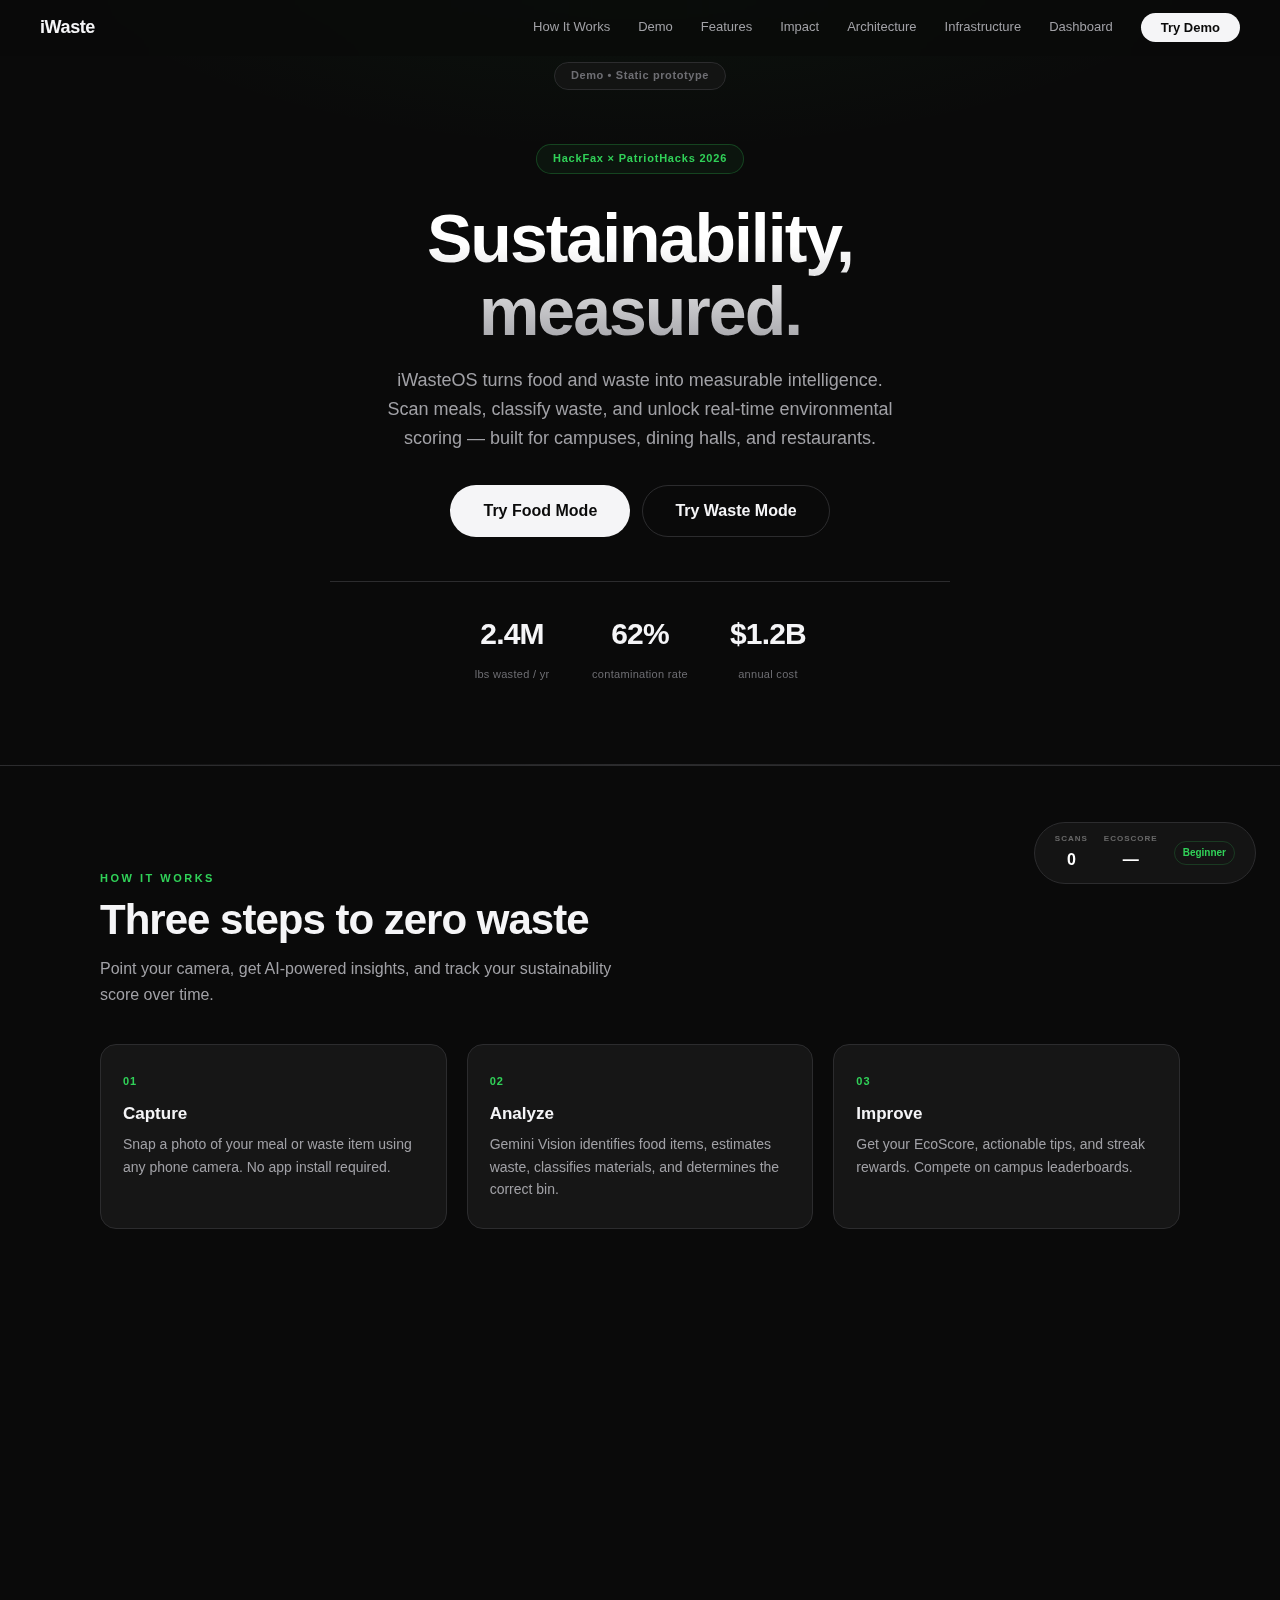
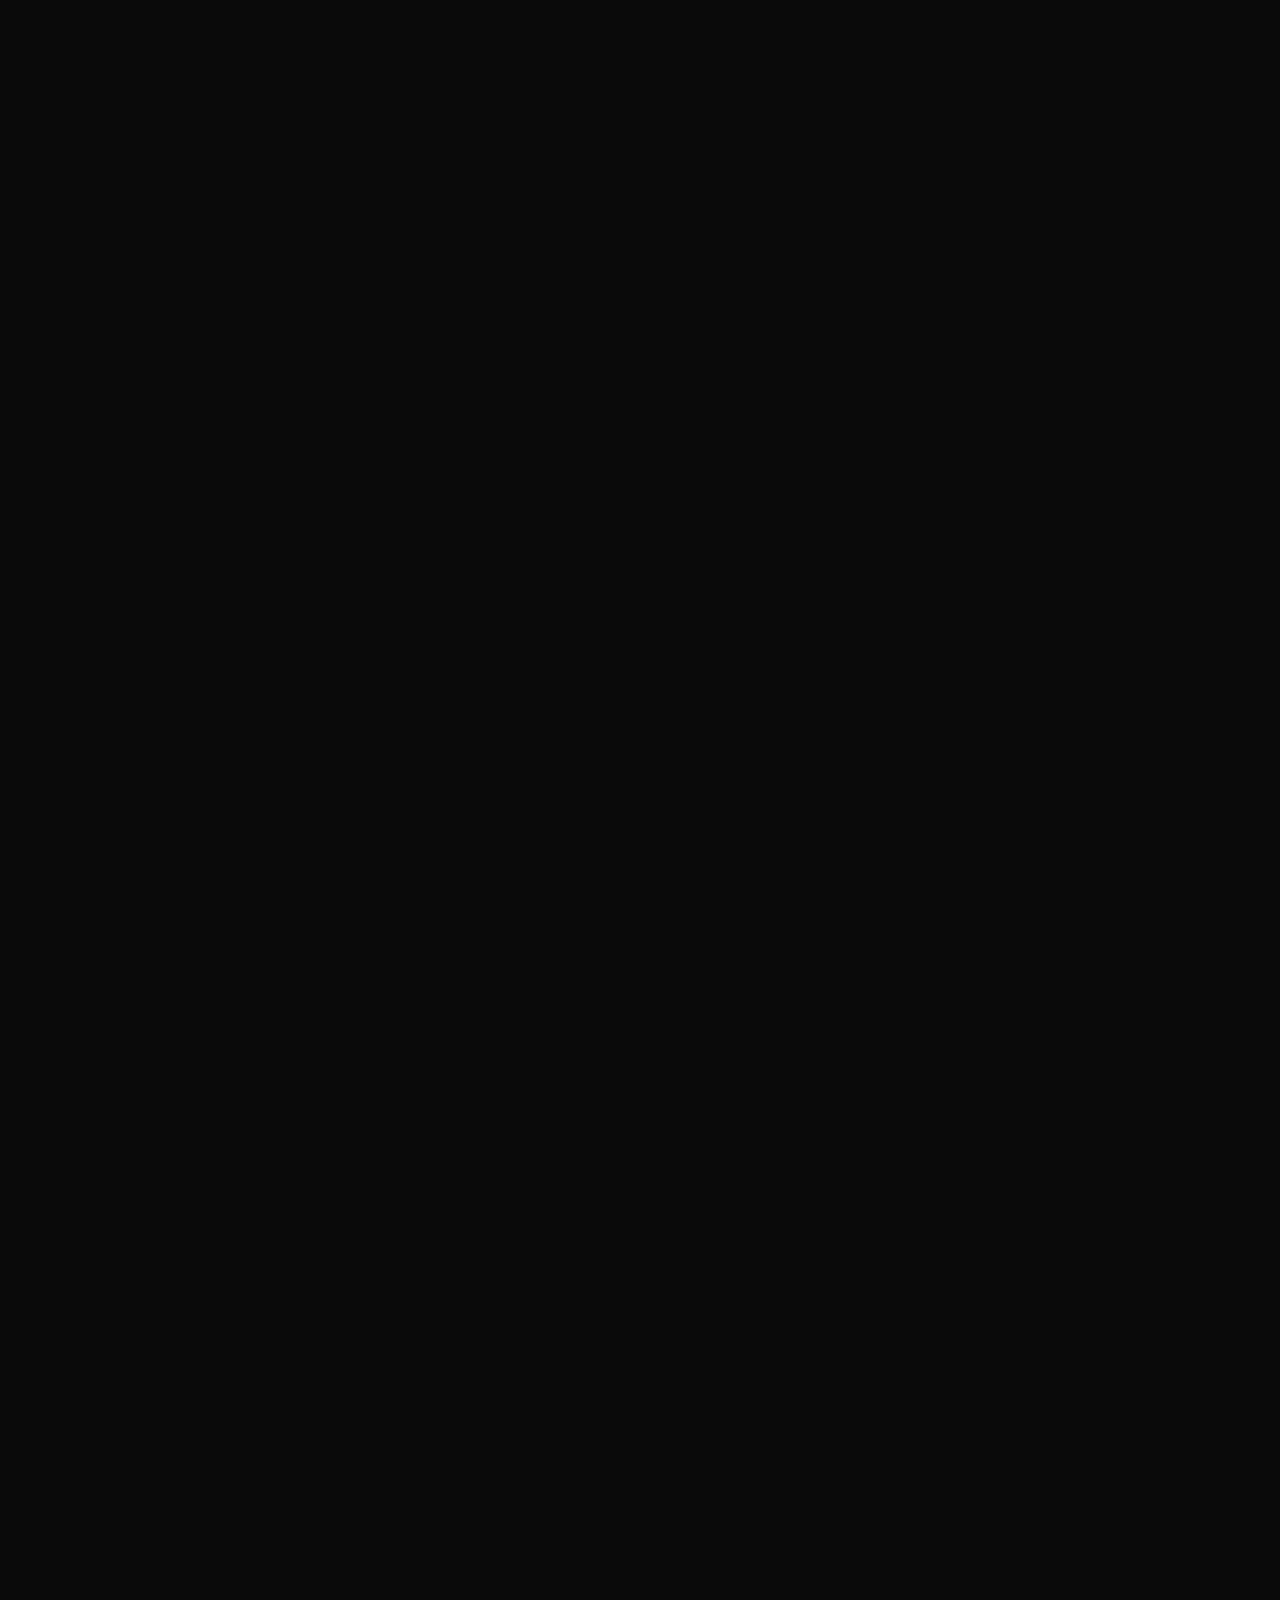
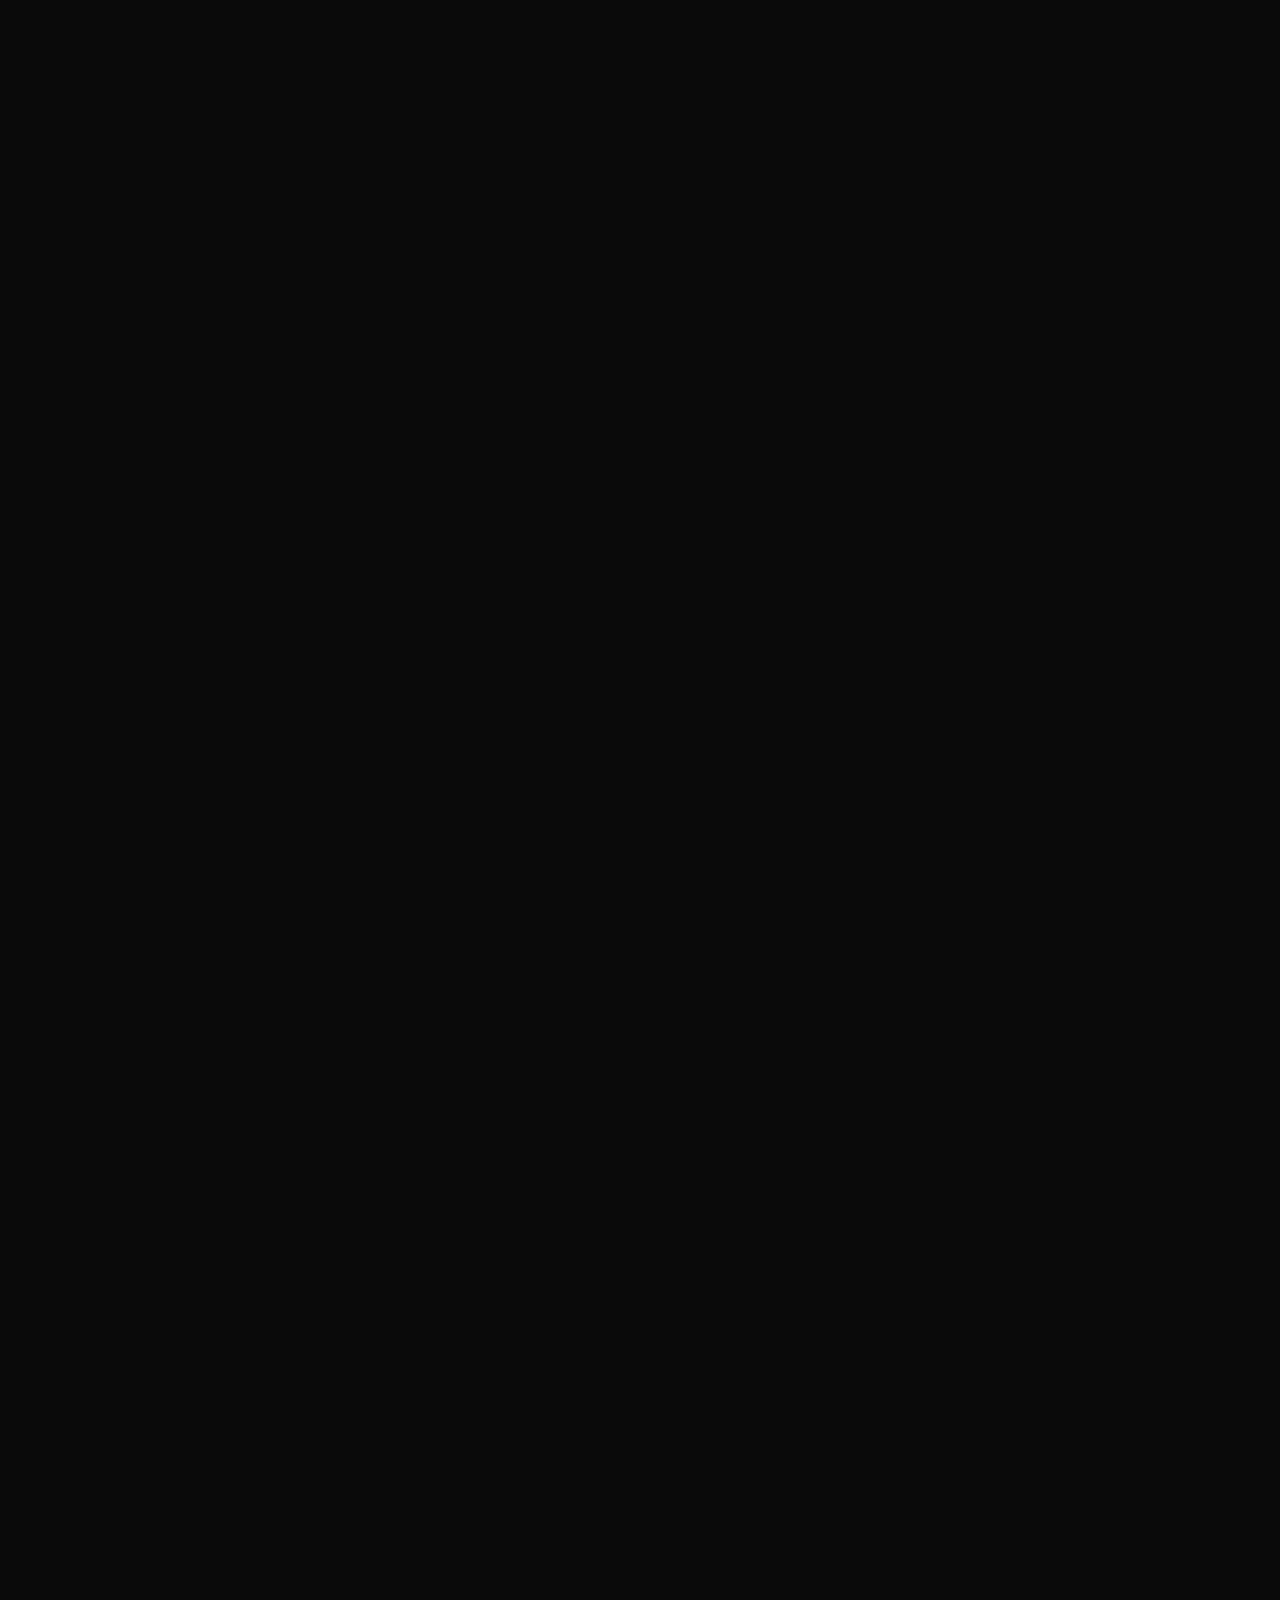
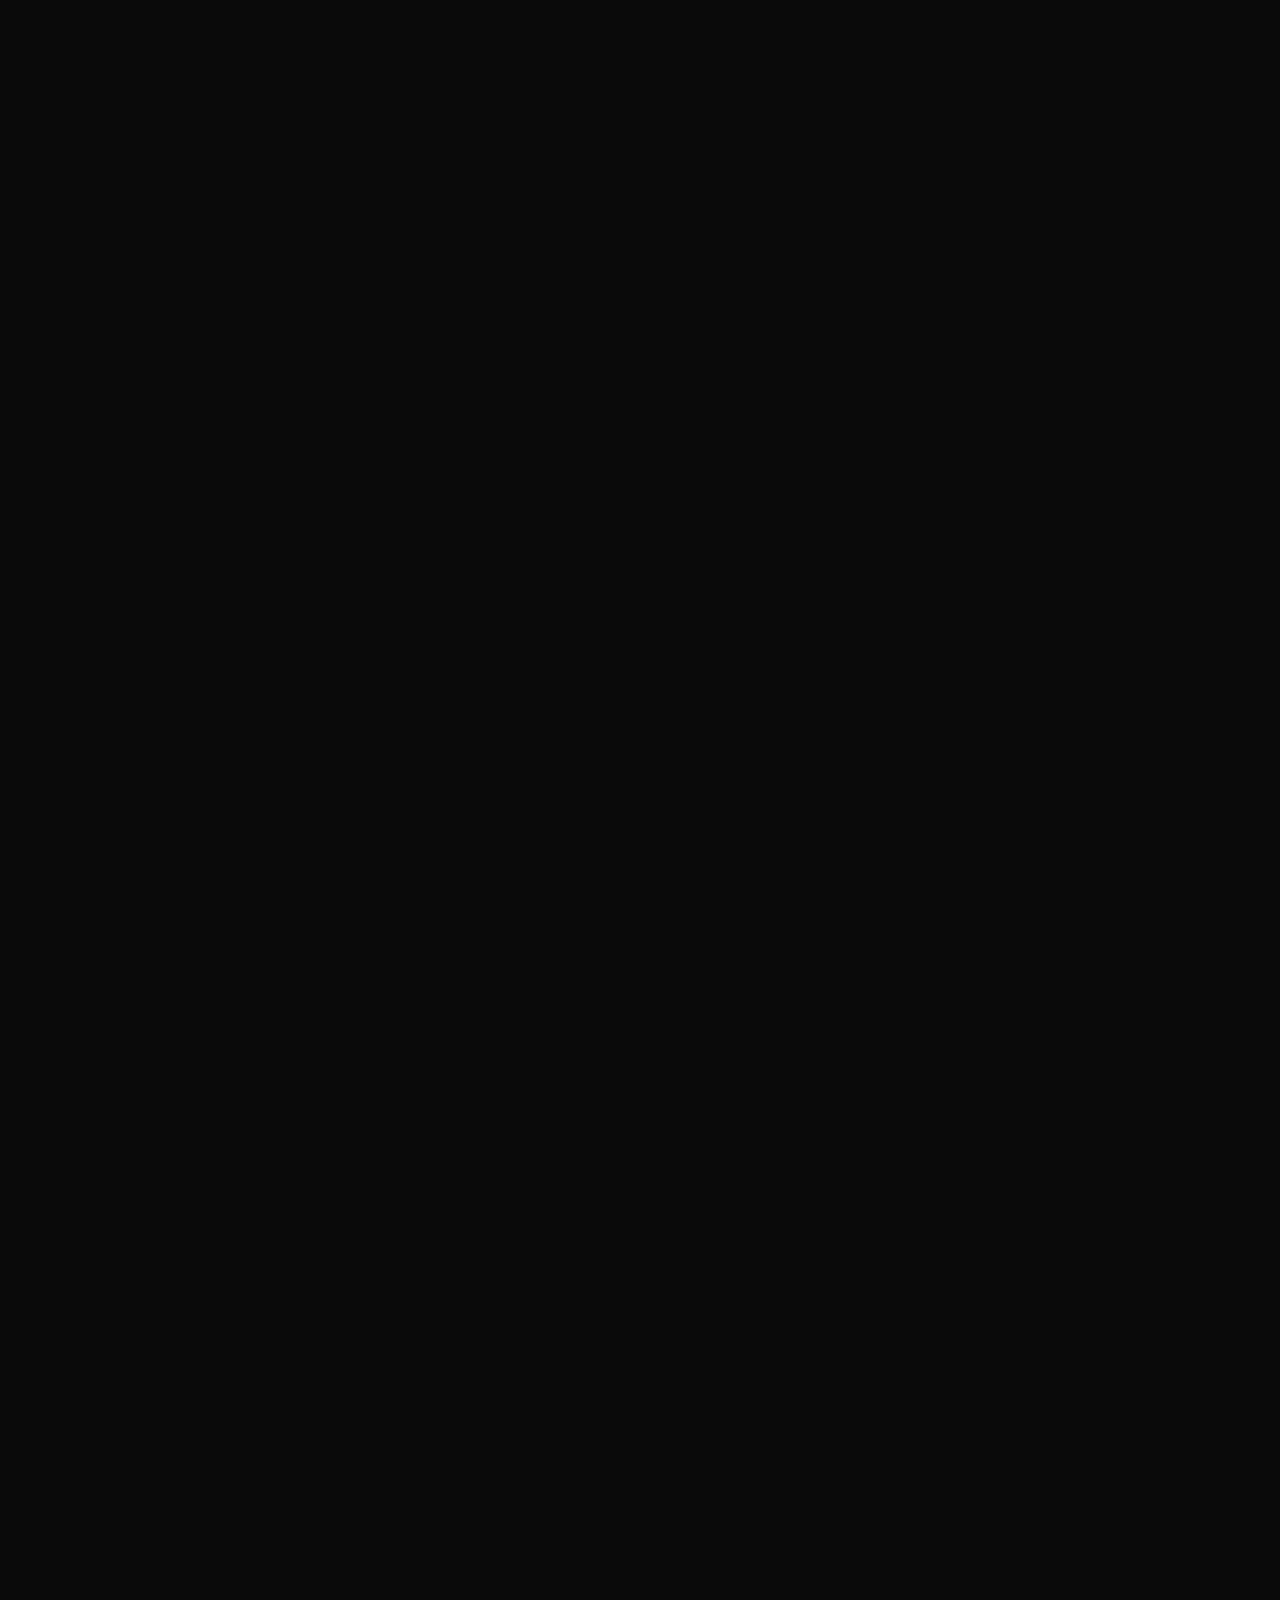
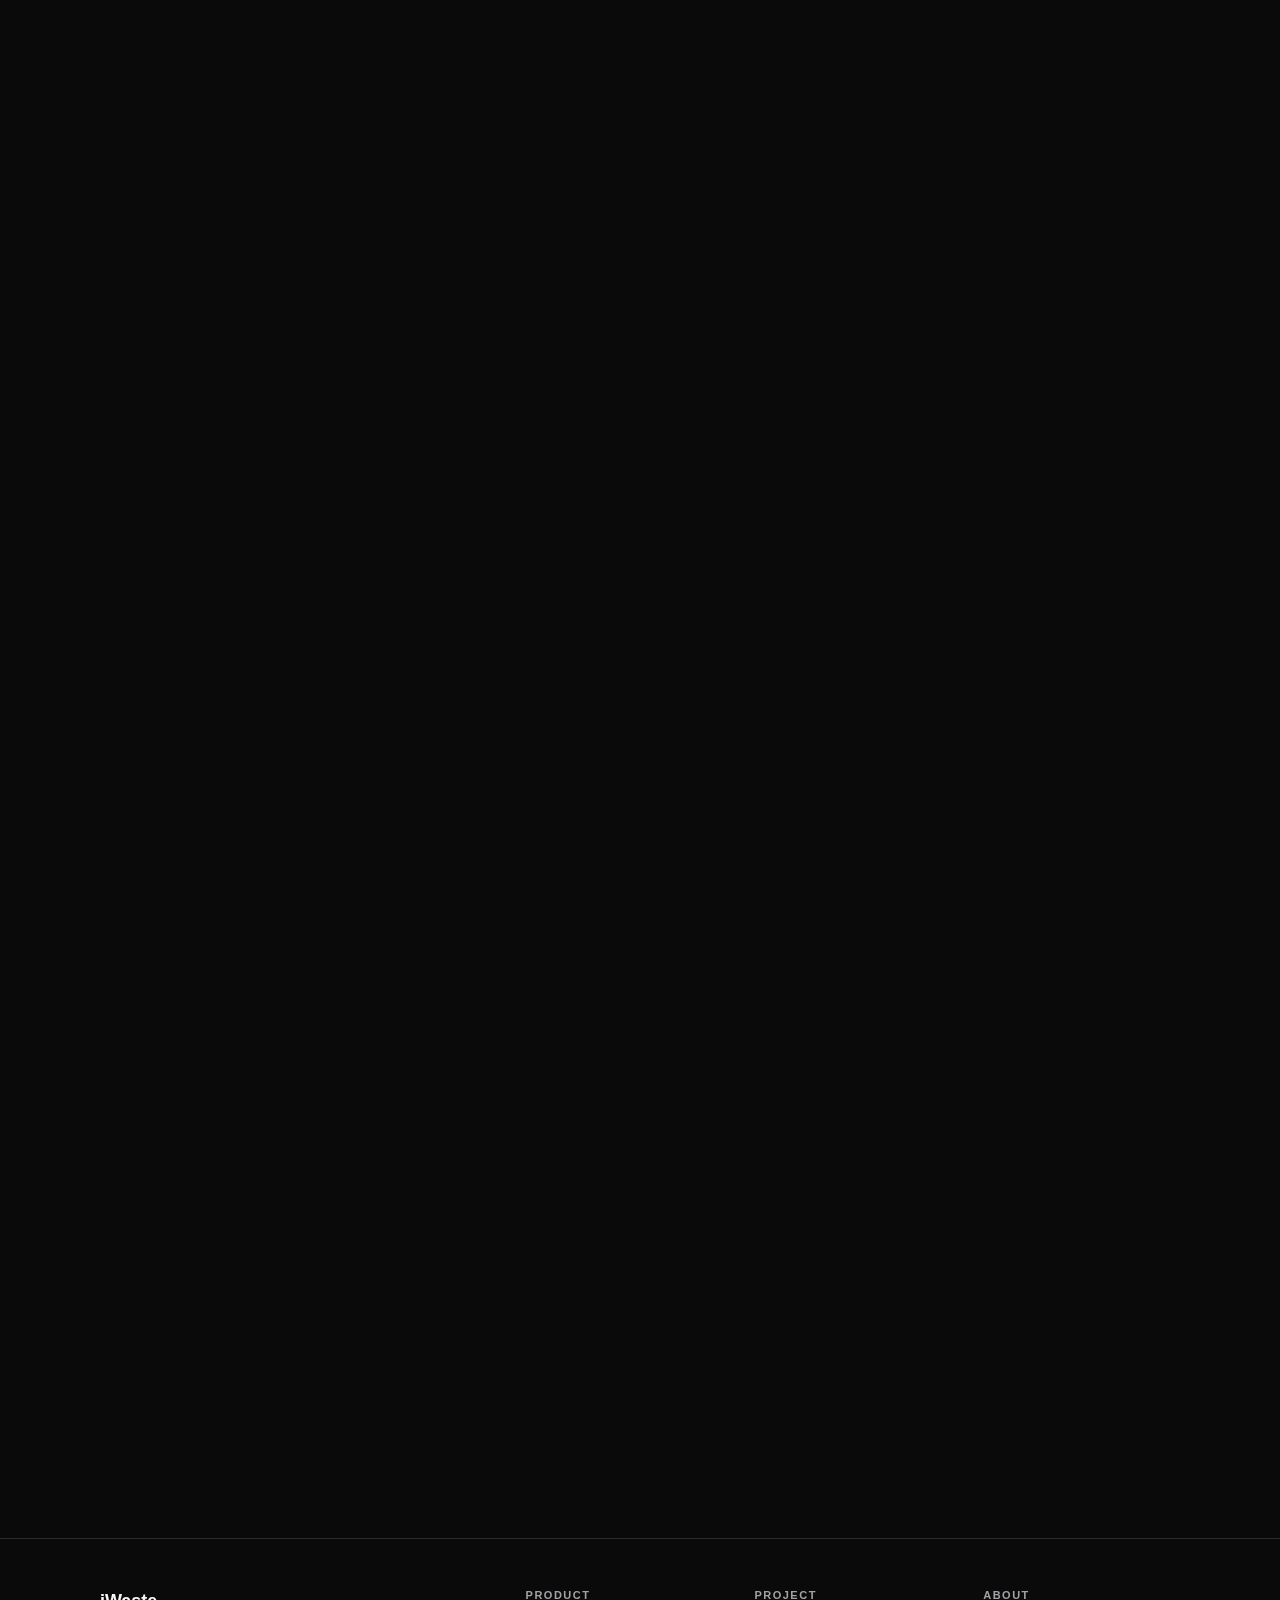
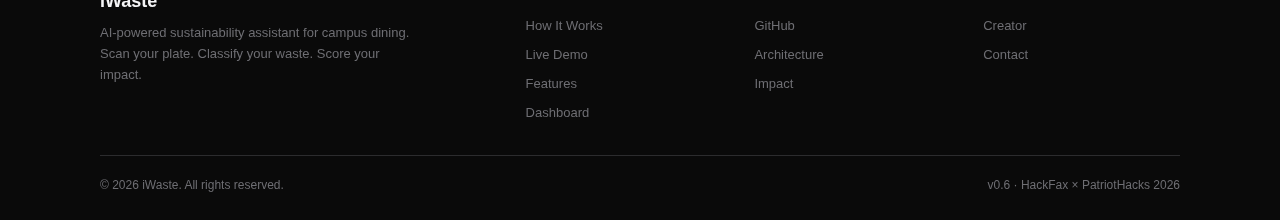
<file: index.html>
<!DOCTYPE html>
<html lang="en">

<head>
  <meta charset="UTF-8">
  <meta name="viewport" content="width=device-width, initial-scale=1.0, viewport-fit=cover">
  <title>iWaste — AI-Powered Campus Sustainability</title>
  <meta name="description"
    content="iWasteOS turns food and waste into measurable intelligence. Scan meals, classify waste, and unlock real-time environmental scoring for campuses and restaurants.">
  <meta name="keywords"
    content="food waste, sustainability, AI, computer vision, campus, recycling, EcoScore, dining hall, restaurant">
  <meta name="author" content="iWaste">
  <meta property="og:title" content="iWaste — AI-Powered Campus Sustainability">
  <meta property="og:description" content="Scan your plate. Classify your trash. Score your impact.">
  <meta property="og:type" content="website">
  <meta property="og:url" content="https://iwaste.daniil-osipov.com">
  <meta name="theme-color" content="#0a0a0a">
  <meta name="apple-mobile-web-app-capable" content="yes">
  <meta name="apple-mobile-web-app-status-bar-style" content="black-translucent">
  <!-- Security Hardening -->
  <meta http-equiv="Content-Security-Policy"
    content="default-src 'self'; script-src 'self' 'unsafe-inline'; style-src 'self' 'unsafe-inline'; img-src 'self' data:; font-src 'self'; connect-src 'self' https://generativelanguage.googleapis.com; frame-ancestors 'none'; base-uri 'self'; form-action 'self';">
  <meta http-equiv="Referrer-Policy" content="no-referrer">
  <meta http-equiv="X-Content-Type-Options" content="nosniff">
  <meta http-equiv="X-Frame-Options" content="DENY">
  <meta http-equiv="Permissions-Policy"
    content="camera=(), microphone=(), geolocation=(), payment=(), usb=(), magnetometer=(), gyroscope=(), accelerometer=()">
  <link rel="icon" type="image/svg+xml"
    href="data:image/svg+xml,<svg xmlns='http://www.w3.org/2000/svg' viewBox='0 0 100 100'><text y='.9em' font-size='90'>♻</text></svg>">
  <link rel="stylesheet" href="style.css">
</head>

<body>

  <!-- ==================== STATUS PILL ==================== -->
  <div class="status-pill">Demo &bull; Static prototype</div>

  <!-- ==================== NAVIGATION ==================== -->
  <nav class="nav" id="nav">
    <span class="nav-brand">iWaste</span>
    <div class="nav-links">
      <a href="#how">How It Works</a>
      <a href="#demo">Demo</a>
      <a href="#features">Features</a>
      <a href="#impact">Impact</a>
      <a href="#arch">Architecture</a>
      <a href="#monetize">Infrastructure</a>
      <a href="admin.html">Dashboard</a>
    </div>
    <button class="nav-cta" onclick="document.getElementById('demo').scrollIntoView({behavior:'smooth'})">Try
      Demo</button>
    <button class="nav-burger" id="nav-burger" aria-label="Menu" aria-expanded="false">
      <span></span><span></span><span></span>
    </button>
  </nav>

  <!-- ==================== MOBILE DRAWER ==================== -->
  <div class="mob-drawer" id="mob-drawer">
    <a href="#how">How It Works</a>
    <a href="#demo">Demo</a>
    <a href="#features">Features</a>
    <a href="#impact">Impact</a>
    <a href="#arch">Architecture</a>
    <a href="#monetize">Infrastructure</a>
    <a href="admin.html">Dashboard</a>
    <button class="btn btn-primary mob-drawer-cta"
      onclick="document.getElementById('demo').scrollIntoView({behavior:'smooth'})">Try Demo</button>
  </div>

  <!-- ==================== HERO ==================== -->
  <section class="hero">
    <div class="hero-inner">
      <span class="hero-badge">HackFax &times; PatriotHacks 2026</span>
      <h1>Sustainability,<br>measured.</h1>
      <p class="hero-sub">iWasteOS turns food and waste into measurable intelligence.<br>Scan meals, classify waste, and
        unlock real-time environmental scoring&nbsp;&mdash; built for campuses, dining halls, and restaurants.</p>
      <div class="hero-actions">
        <button class="btn btn-primary" id="btn-food">Try Food Mode</button>
        <button class="btn btn-outline" id="btn-waste">Try Waste Mode</button>
      </div>
      <div class="hero-stats">
        <div class="hero-stat"><span class="hero-stat-num">2.4M</span><span class="hero-stat-label">lbs wasted /
            yr</span></div>
        <div class="hero-stat"><span class="hero-stat-num">62%</span><span class="hero-stat-label">contamination
            rate</span></div>
        <div class="hero-stat"><span class="hero-stat-num">$1.2B</span><span class="hero-stat-label">annual cost</span>
        </div>
      </div>
    </div>
  </section>

  <!-- ==================== HOW IT WORKS ==================== -->
  <section class="section" id="how">
    <div class="container">
      <div class="eyebrow">How It Works</div>
      <h2 class="sec-title">Three steps to zero waste</h2>
      <p class="sec-sub">Point your camera, get AI-powered insights, and track your sustainability score over time.</p>
      <div class="steps-grid">
        <div class="step-card">
          <span class="step-num">01</span>
          <h3>Capture</h3>
          <p>Snap a photo of your meal or waste item using any phone camera. No app install required.</p>
        </div>
        <div class="step-card">
          <span class="step-num">02</span>
          <h3>Analyze</h3>
          <p>Gemini Vision identifies food items, estimates waste, classifies materials, and determines the correct bin.
          </p>
        </div>
        <div class="step-card">
          <span class="step-num">03</span>
          <h3>Improve</h3>
          <p>Get your EcoScore, actionable tips, and streak rewards. Compete on campus leaderboards.</p>
        </div>
      </div>
    </div>
  </section>

  <!-- ==================== LIVE DEMO ==================== -->
  <section id="demo" class="section demo-section">
    <div class="container">
      <div class="eyebrow">Live Demo</div>
      <h2 class="sec-title">See it for yourself</h2>
      <p class="sec-sub">Upload any food or trash photo. The AI simulation returns a real-time analysis card.</p>

      <div class="demo-dual">
        <!-- ═══════ FOOD MODE PANEL ═══════ -->
        <div class="demo-panel">
          <div class="demo-header">
            <span class="demo-dot"></span>
            <span class="demo-dot"></span>
            <span class="demo-dot"></span>
            <span class="demo-title">🍽 Food Mode — Scan Your Plate</span>
          </div>
          <div class="demo-body">
            <div class="demo-left">
              <img class="upload-preview" id="food-preview" alt="Food Preview">
              <div class="upload-zone" id="food-upload-zone">
                <input type="file" accept="image/*" id="food-file">
                <div class="upload-icon">+</div>
                <div class="upload-text">Upload food photo</div>
                <div class="upload-hint">JPG, PNG, HEIC — or drag and drop</div>
              </div>
              <button class="analyze-btn" id="food-analyze">Analyze with AI</button>
            </div>
            <div class="demo-right">
              <div class="scan-loading" id="food-loading">
                <div class="loading-label" id="food-load-label">Analyzing</div>
                <div class="loading-sub" id="food-load-sub">Processing</div>
              </div>
              <div class="scan-results" id="food-results">
                <div id="food-result-body"></div>
                <button class="scan-again" onclick="Scanner.resetPanel('food')">Scan Another</button>
              </div>
            </div>
          </div>
        </div>

        <!-- ═══════ WASTE MODE PANEL ═══════ -->
        <div class="demo-panel">
          <div class="demo-header">
            <span class="demo-dot"></span>
            <span class="demo-dot"></span>
            <span class="demo-dot"></span>
            <span class="demo-title">♻️ Waste Mode — Classify Your Trash</span>
          </div>
          <div class="demo-body">
            <div class="demo-left">
              <img class="upload-preview" id="waste-preview" alt="Waste Preview">
              <div class="upload-zone" id="waste-upload-zone">
                <input type="file" accept="image/*" id="waste-file">
                <div class="upload-icon">+</div>
                <div class="upload-text">Upload trash photo</div>
                <div class="upload-hint">JPG, PNG, HEIC — or drag and drop</div>
              </div>
              <button class="analyze-btn" id="waste-analyze">Classify with AI</button>
            </div>
            <div class="demo-right">
              <div class="scan-loading" id="waste-loading">
                <div class="loading-label" id="waste-load-label">Classifying</div>
                <div class="loading-sub" id="waste-load-sub">Processing</div>
              </div>
              <div class="scan-results" id="waste-results">
                <div id="waste-result-body"></div>
                <button class="scan-again" onclick="Scanner.resetPanel('waste')">Scan Another</button>
              </div>
            </div>
          </div>
        </div>
      </div>
    </div>
  </section>

  <!-- ==================== BUILT FOR CAMPUSES ==================== -->
  <section class="section" id="campuses">
    <div class="container">
      <div class="eyebrow">Use Cases</div>
      <h2 class="sec-title">Built for modern dining operations.</h2>
      <p class="sec-sub">iWasteOS connects diners and operators in one sustainability loop. Students improve habits.
        Dining halls gain data. Restaurants optimize portions. Everyone reduces waste.</p>

      <div class="use-case-grid">
        <div class="use-case-card use-case-green">
          <div class="use-case-header">
            <span class="use-case-dot dot-green"></span>
            <h3>Dining Halls</h3>
          </div>
          <ul class="use-case-list">
            <li>Track food waste trends by meal type</li>
            <li>Identify high-waste menu items</li>
            <li>Reduce overproduction</li>
            <li>Increase sustainability engagement</li>
          </ul>
        </div>
        <div class="use-case-card use-case-blue">
          <div class="use-case-header">
            <span class="use-case-dot dot-blue"></span>
            <h3>Restaurants</h3>
          </div>
          <ul class="use-case-list">
            <li>Portion optimization insights</li>
            <li>Waste pattern analytics</li>
            <li>Sustainability scoring visibility for customers</li>
            <li>ESG-ready reporting layer</li>
          </ul>
        </div>
        <div class="use-case-card use-case-yellow">
          <div class="use-case-header">
            <span class="use-case-dot dot-yellow"></span>
            <h3>Campus Engagement</h3>
          </div>
          <ul class="use-case-list">
            <li>Student eco scores</li>
            <li>Reward multipliers for correct sorting</li>
            <li>Behavioral reinforcement system</li>
            <li>Sustainability competitions between dorms</li>
          </ul>
        </div>
      </div>
    </div>
  </section>

  <!-- ==================== MENU INTELLIGENCE ==================== -->
  <section class="section" id="menu-intel">
    <div class="container">
      <div class="eyebrow">Intelligence</div>
      <h2 class="sec-title">Menu-Level Sustainability Insights</h2>
      <p class="sec-sub">Every scan feeds anonymous data back to the system. iWasteOS detects which dishes generate the
        most leftovers and why.</p>

      <div class="intel-columns">
        <div class="intel-card">
          <div class="intel-icon">📊</div>
          <h4>Portion Risk Analysis</h4>
          <p>Flag dishes with consistently high leftover rates. Quantify waste at the portion level.</p>
        </div>
        <div class="intel-card">
          <div class="intel-icon">⚠️</div>
          <h4>High-Waste Item Detection</h4>
          <p>Surface the specific menu items driving the most food waste across service periods.</p>
        </div>
        <div class="intel-card">
          <div class="intel-icon">🌱</div>
          <h4>Score per Menu Item</h4>
          <p>Assign a sustainability score to every dish based on waste data, sourcing, and consumption patterns.</p>
        </div>
      </div>

      <p class="intel-note">Operators can adjust recipes, portion sizes, and sourcing decisions using real-time
        feedback.</p>
    </div>
  </section>

  <!-- ==================== ENGAGEMENT ENGINE ==================== -->
  <section class="section" id="engagement">
    <div class="container">
      <div class="eyebrow">Behavior</div>
      <h2 class="sec-title">Behavioral design, not just tracking.</h2>
      <p class="sec-sub">Sustainability only works when people care. iWasteOS turns impact into visible progress.</p>

      <div class="score-rules">
        <div class="score-rule">
          <span class="rule-indicator rule-up">↑</span>
          <div class="rule-text">
            <strong>Correct bin classification</strong>
            <span>increases eco score</span>
          </div>
        </div>
        <div class="score-rule">
          <span class="rule-indicator rule-down">↓</span>
          <div class="rule-text">
            <strong>Contamination</strong>
            <span>reduces score</span>
          </div>
        </div>
        <div class="score-rule">
          <span class="rule-indicator rule-mult">×</span>
          <div class="rule-text">
            <strong>4-bin Pro Mode</strong>
            <span>unlocks multiplier</span>
          </div>
        </div>
        <div class="score-rule">
          <span class="rule-indicator rule-reward">★</span>
          <div class="rule-text">
            <strong>Consistency</strong>
            <span>unlocks rewards</span>
          </div>
        </div>
      </div>
    </div>
  </section>

  <!-- ==================== FEATURES ==================== -->
  <section class="section" id="features">
    <div class="container">
      <div class="eyebrow">Features</div>
      <h2 class="sec-title">Everything you need to cut waste</h2>
      <p class="sec-sub">From individual plate scans to campus-wide analytics — iWaste covers the full stack.</p>

      <div class="features-grid">
        <div class="feature-card">
          <span class="feature-tag tag-live">Live</span>
          <h3>Food Waste Scanner</h3>
          <p>Photograph your plate after eating. AI estimates what you wasted, how much CO₂ that represents, and how to
            do better next time.</p>
        </div>
        <div class="feature-card">
          <span class="feature-tag tag-live">Live</span>
          <h3>Waste Classifier</h3>
          <p>Point at any trash item. AI identifies the material type and tells you the correct bin — recycling,
            compost, or landfill.</p>
        </div>
        <div class="feature-card">
          <span class="feature-tag tag-live">Live</span>
          <h3>EcoScore &amp; Gamification</h3>
          <p>Every scan earns points. Build streaks, climb leaderboards, and compete with other students for the highest
            sustainability score.</p>
        </div>
        <div class="feature-card">
          <span class="feature-tag tag-soon">Coming Soon</span>
          <h3>Admin Dashboard</h3>
          <p>Role-based admin panel with real-time analytics, contamination heatmaps, and operational insights for
            dining managers.</p>
        </div>
      </div>
    </div>
  </section>

  <!-- ==================== IMPACT ==================== -->
  <section class="section" id="impact">
    <div class="container">
      <div class="eyebrow">Impact</div>
      <h2 class="sec-title">The problem is massive.<br>The solution is measurable.</h2>
      <p class="sec-sub">Food waste is the #1 material in U.S. landfills. iWaste makes the invisible visible.</p>

      <div class="impact-grid">
        <div class="impact-card">
          <div class="impact-num">40%</div>
          <div class="impact-label">of food produced globally is wasted</div>
        </div>
        <div class="impact-card">
          <div class="impact-num">8%</div>
          <div class="impact-label">of greenhouse gases from food waste</div>
        </div>
        <div class="impact-card">
          <div class="impact-num">142 lbs</div>
          <div class="impact-label">wasted per student per year</div>
        </div>
        <div class="impact-card">
          <div class="impact-num">#1</div>
          <div class="impact-label">material in U.S. landfills is food</div>
        </div>
      </div>
    </div>
  </section>

  <!-- ==================== CTA ==================== -->
  <section class="section">
    <div class="container">
      <div class="cta-banner">
        <h2>Ready to reduce waste on your campus?</h2>
        <p>iWaste is open-source and built to scale. Start with the demo, deploy to your dining hall.</p>
        <a class="btn btn-primary" href="https://github.com/cashtac/iwasteos" target="_blank" rel="noopener">View on
          GitHub</a>
      </div>
    </div>
  </section>

  <!-- ==================== ARCHITECTURE ==================== -->
  <section class="section" id="arch">
    <div class="container">
      <div class="eyebrow">Architecture</div>
      <h2 class="sec-title">Built for production</h2>
      <p class="sec-sub">Modular, scalable, and deployable anywhere. Designed to evolve from prototype to platform.</p>

      <div class="tech-grid">
        <div class="tech-card">
          <span class="tech-badge badge-ai">AI</span>
          <h4>Gemini Vision API</h4>
          <p>Multi-modal food detection, portion estimation, and waste material classification. Prototype accuracy;
            improves with data.</p>
        </div>
        <div class="tech-card">
          <span class="tech-badge badge-data">Data</span>
          <h4>MongoDB Atlas</h4>
          <p>Schemaless document store for scan history, user profiles, and real-time sustainability analytics.</p>
        </div>
        <div class="tech-card">
          <span class="tech-badge badge-infra">Deploy</span>
          <h4>GitHub Pages</h4>
          <p>Zero-config static hosting with custom domain, enforced HTTPS, and global edge distribution.</p>
        </div>
        <div class="tech-card">
          <span class="tech-badge badge-front">Admin</span>
          <h4>Role-Based Dashboard</h4>
          <p>Multi-tenant admin with role-based access, analytics, and operational controls for dining leadership.</p>
        </div>
      </div>

      <div class="arch-diagram">
        <span class="arch-node">User (Camera)</span>
        <span class="arch-arrow">↓</span>
        <span class="arch-node">Frontend (Static SPA)</span>
        <span class="arch-arrow">↓</span>
        <span class="arch-node">API Simulation Layer</span>
        <span class="arch-arrow">↓</span>
        <span class="arch-node">AI Provider (Gemini / Vision)</span>
        <span class="arch-arrow">↓</span>
        <span class="arch-node">Data Store (Session)</span>
        <span class="arch-arrow">↓</span>
        <span class="arch-node">Impact Analytics</span>
      </div>
    </div>
  </section>

  <!-- ==================== SMART INFRASTRUCTURE LAYER ==================== -->
  <section class="section" id="monetize">
    <div class="container">
      <div class="eyebrow">Scale</div>
      <h2 class="sec-title">Smart Infrastructure Layer</h2>
      <p class="sec-sub">iWasteOS scales beyond scanning. The platform integrates with smart bins, dining systems, and
        institutional dashboards.</p>

      <div class="monetize-grid">
        <div class="monetize-card">
          <div class="monetize-icon">🗑️</div>
          <h3>Smart Eco-Bin Subscription</h3>
          <p>AI-powered recycling bins for campuses. Monthly SaaS model with contamination detection, real-time alerts,
            and sustainability analytics.</p>
        </div>
        <div class="monetize-card">
          <div class="monetize-icon">🏆</div>
          <h3>Waste-Performance Reward Payouts</h3>
          <p>Rewards increase as sorting quality increases and waste decreases. Higher sustainability tiers unlock
            institutional benefits and credits.</p>
        </div>
        <div class="monetize-card">
          <div class="monetize-icon">📊</div>
          <h3>Multi-Location Analytics Licensing</h3>
          <p>Aggregate anonymous data into actionable sustainability reports across campuses, enterprises, and supply
            chains. Data-driven ESG at scale.</p>
        </div>
      </div>
    </div>
  </section>

  <!-- ==================== AR & WEARABLE VISION ==================== -->
  <section class="section" id="ar-vision">
    <div class="container">
      <div class="eyebrow">Future</div>
      <h2 class="sec-title">Ambient Sustainability Vision</h2>
      <p class="sec-sub">Future versions integrate with wearable AR devices, enabling hands-free waste classification
        and real-time guidance in dining environments.</p>

      <div class="ar-visual">
        <div class="ar-ring">
          <div class="ar-ring-inner">
            <span class="ar-icon">👓</span>
            <span class="ar-label">AR + Wearable</span>
          </div>
        </div>
        <div class="ar-features">
          <div class="ar-feature">Hands-free waste classification</div>
          <div class="ar-feature">Real-time bin guidance overlay</div>
          <div class="ar-feature">Ambient environmental scoring</div>
          <div class="ar-feature">Smart dining environment integration</div>
        </div>
      </div>
    </div>
  </section>

  <!-- ==================== FOOTER ==================== -->
  <footer class="footer">
    <div class="container">
      <div class="footer-grid">
        <div class="footer-about">
          <div class="footer-brand">iWaste</div>
          <p class="footer-desc">AI-powered sustainability assistant for campus dining. Scan your plate. Classify your
            waste. Score your impact.</p>
        </div>
        <div class="footer-col">
          <h5>Product</h5>
          <a href="#how">How It Works</a>
          <a href="#demo">Live Demo</a>
          <a href="#features">Features</a>
          <a href="admin.html">Dashboard</a>
        </div>
        <div class="footer-col">
          <h5>Project</h5>
          <a href="https://github.com/cashtac/iwasteos" target="_blank" rel="noopener">GitHub</a>
          <a href="#arch">Architecture</a>
          <a href="#impact">Impact</a>
        </div>
        <div class="footer-col">
          <h5>About</h5>
          <a href="https://daniil-osipov.com" target="_blank" rel="noopener">Creator</a>
          <a href="mailto:iwaste@daniil-osipov.com">Contact</a>
        </div>
      </div>
      <div class="footer-bottom">
        <span>&copy; 2026 iWaste. All rights reserved.</span>
        <span>v0.6 &middot; HackFax &times; PatriotHacks 2026</span>
      </div>
    </div>
  </footer>

  <!-- ==================== FLOATING UI ==================== -->
  <div class="stats-overlay" id="stats-overlay">
    <div class="stats-item">
      <span class="stats-label">Scans</span>
      <span class="stats-value" id="stats-scans">0</span>
    </div>
    <div class="stats-item">
      <span class="stats-label">EcoScore</span>
      <span class="stats-value" id="stats-eco">&mdash;</span>
    </div>
    <div class="stats-item">
      <span class="stats-tier" id="stats-tier">Beginner</span>
    </div>
  </div>
  <div class="iwaste-toast" id="iwaste-toast"></div>

  <!-- ==================== INLINE: Mobile hamburger ==================== -->
  <script>
    (function () {
      var b = document.getElementById('nav-burger'),
        d = document.getElementById('mob-drawer');
      if (!b || !d) return;
      function toggle() {
        var open = d.classList.toggle('open');
        b.classList.toggle('open', open);
        b.setAttribute('aria-expanded', open);
        document.body.classList.toggle('drawer-open', open);
      }
      b.addEventListener('click', toggle);
      d.querySelectorAll('a,button').forEach(function (el) {
        el.addEventListener('click', function () {
          d.classList.remove('open');
          b.classList.remove('open');
          b.setAttribute('aria-expanded', 'false');
          document.body.classList.remove('drawer-open');
        });
      });
    })();
  </script>
  <script src="app.js" defer></script>
</body>

</html>
</file>
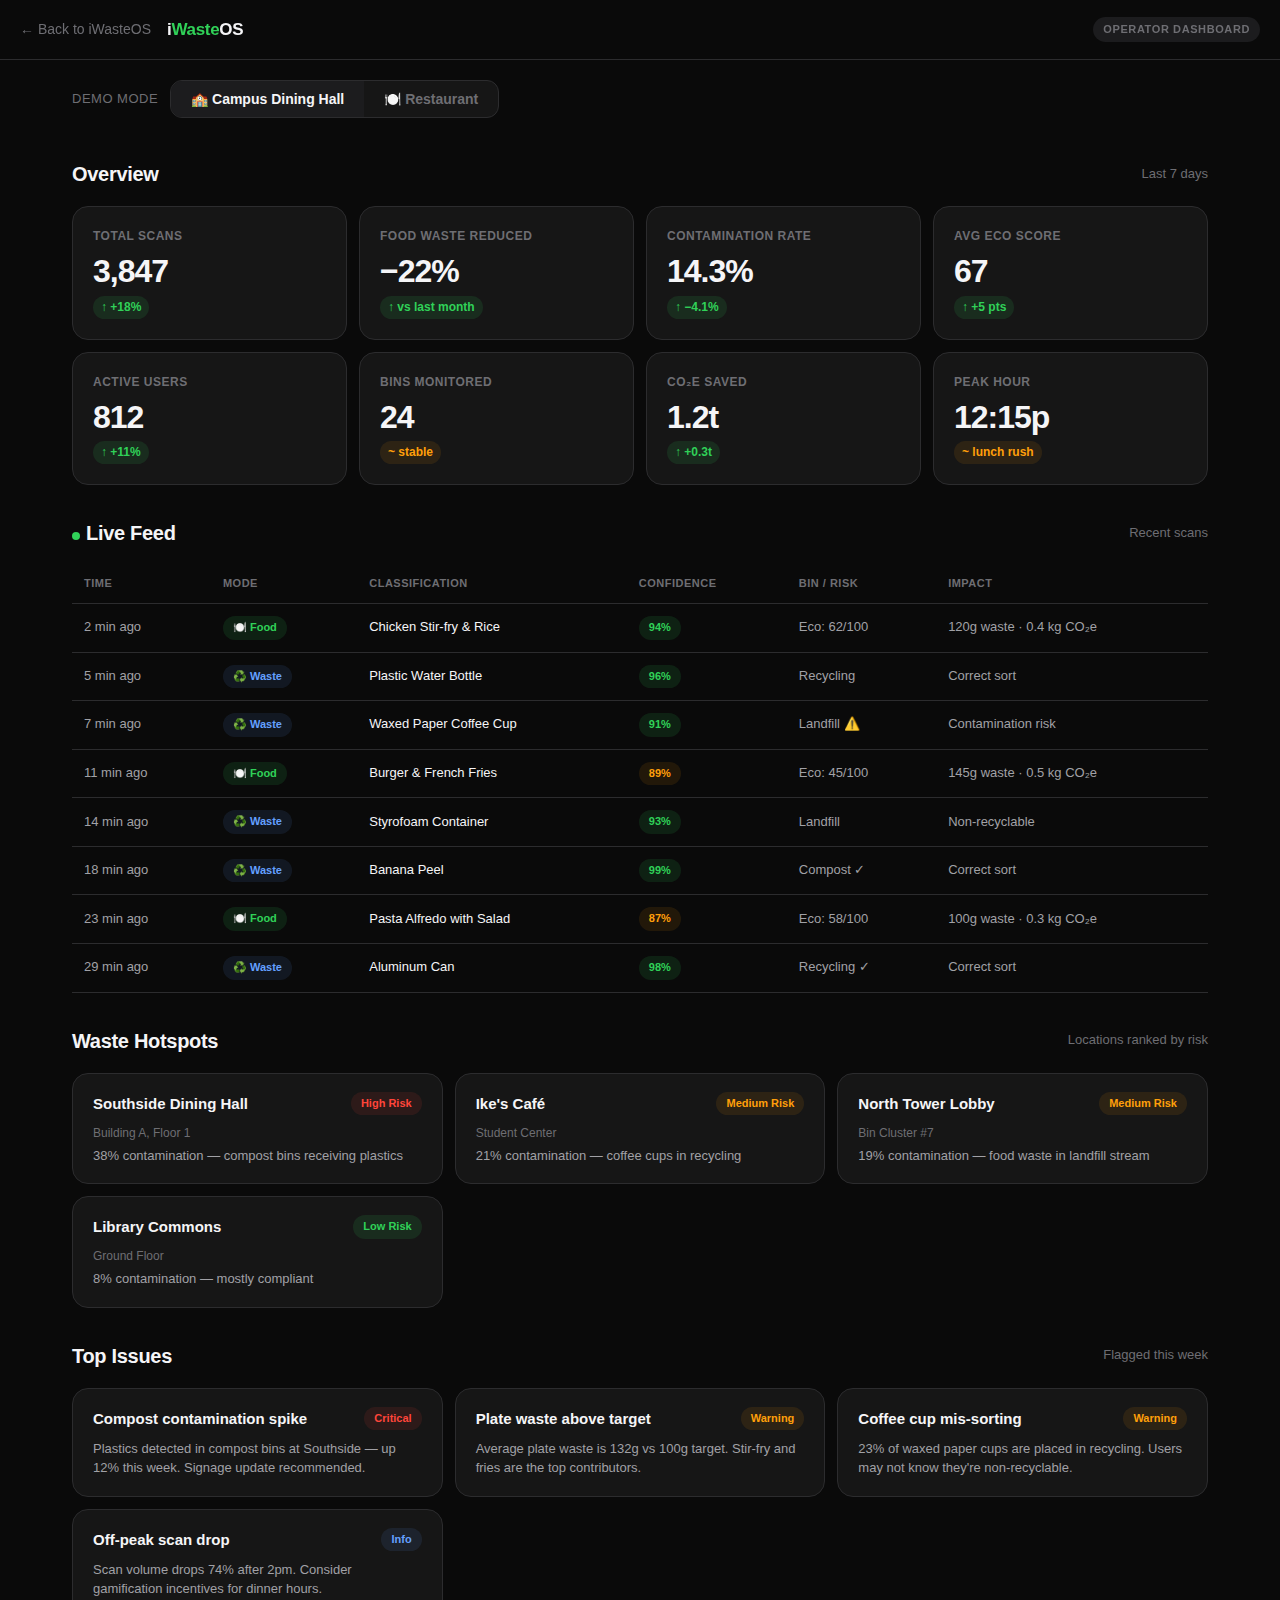
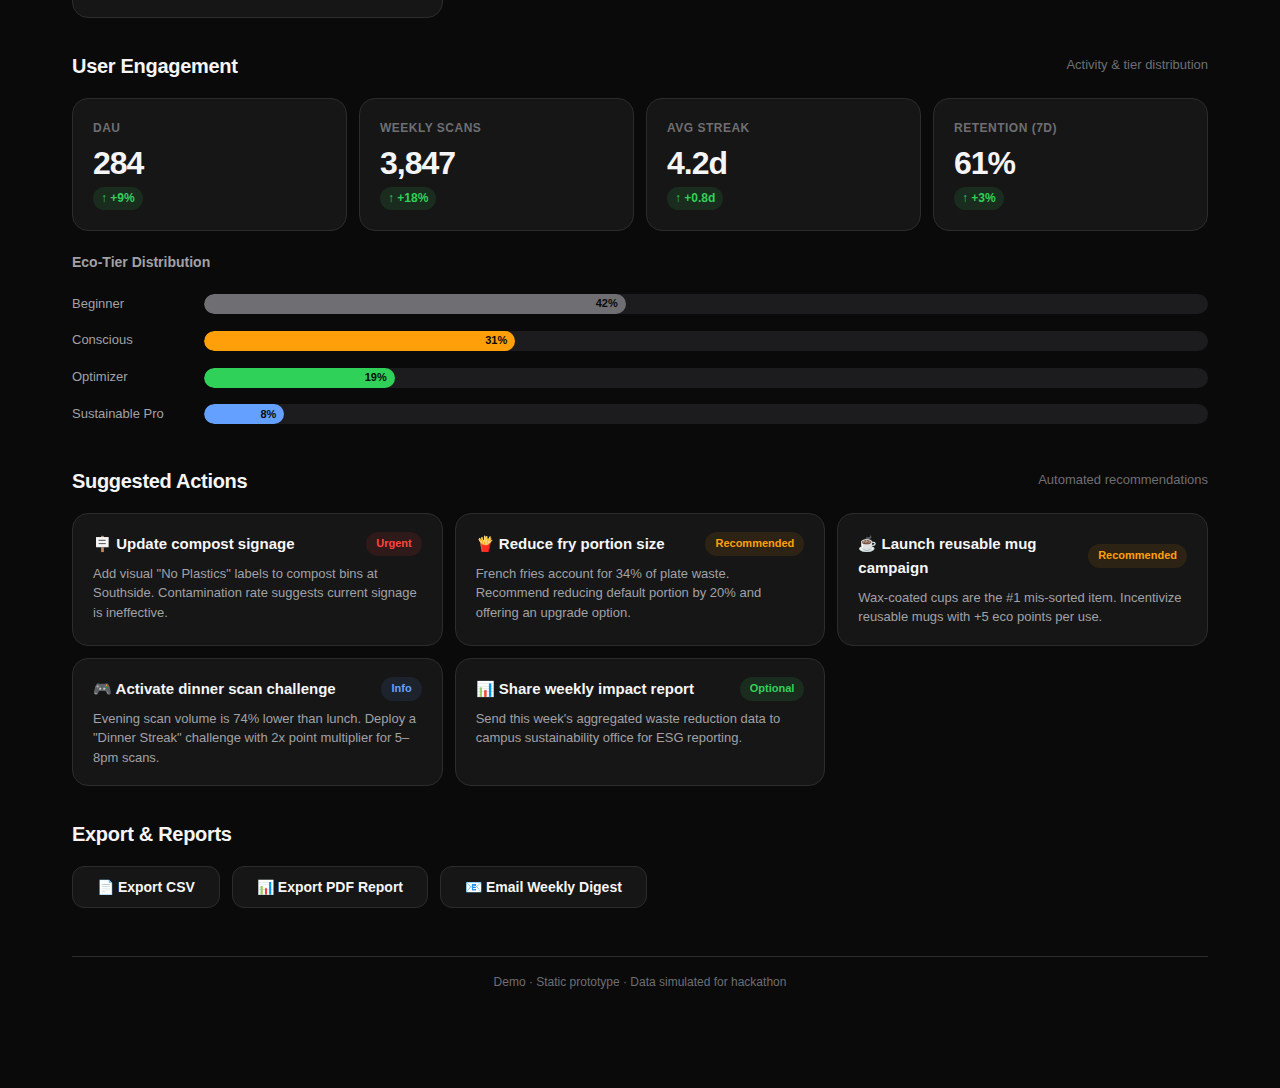
<file: admin.html>
<!DOCTYPE html>
<html lang="en">
<head>
  <meta charset="UTF-8">
  <meta name="viewport" content="width=device-width, initial-scale=1.0, viewport-fit=cover">
  <title>iWasteOS — Operator Dashboard</title>
  <meta name="description" content="iWasteOS operator dashboard for food waste and recycling analytics.">
  <meta name="robots" content="noindex, nofollow">
  <meta name="theme-color" content="#0a0a0a">
  <meta http-equiv="Content-Security-Policy" content="default-src 'self'; script-src 'self' 'unsafe-inline'; style-src 'self' 'unsafe-inline'; img-src 'self' data:; font-src 'self' https://fonts.gstatic.com; connect-src 'self'; frame-ancestors 'none'; base-uri 'self'; form-action 'self';">
  <link rel="preconnect" href="https://fonts.googleapis.com">
  <link href="https://fonts.googleapis.com/css2?family=Inter:wght@400;500;600;700;800&display=swap" rel="stylesheet">
  <style>
    /* ── TOKENS (mirrors main site) ── */
    :root {
      --bg:        #0a0a0a;
      --bg-2:      #111111;
      --surface:   #161616;
      --surface-2: #1c1c1e;
      --text:      #f5f5f7;
      --text-2:    #a1a1a6;
      --text-3:    #6e6e73;
      --border:    #2c2c2e;
      --green:     #30d158;
      --green-dim: rgba(48,209,88,.12);
      --amber:     #ff9f0a;
      --amber-dim: rgba(255,159,10,.10);
      --red:       #ff453a;
      --red-dim:   rgba(255,69,58,.10);
      --blue:      #64a0ff;
      --blue-dim:  rgba(100,160,255,.10);
      --radius:    16px;
      --radius-sm: 12px;
      --font: 'Inter', -apple-system, BlinkMacSystemFont, 'SF Pro Display',
              'Segoe UI', Roboto, Helvetica, Arial, sans-serif;
      --mono: 'SF Mono', 'Fira Code', 'Cascadia Code', monospace;
      --ease: cubic-bezier(.25,.46,.45,.94);
      color-scheme: dark;
    }

    /* ── RESET ── */
    *, *::before, *::after { box-sizing: border-box; margin: 0; padding: 0; }
    html { scroll-behavior: smooth; -webkit-text-size-adjust: 100%; }
    body {
      font-family: var(--font);
      font-size: 15px;
      line-height: 1.6;
      color: var(--text);
      background: var(--bg);
      -webkit-font-smoothing: antialiased;
      -moz-osx-font-smoothing: grayscale;
      min-height: 100vh;
    }

    /* ── LAYOUT ── */
    .dash-wrap {
      max-width: 1200px;
      margin: 0 auto;
      padding: 0 20px 80px;
    }

    /* ── TOP NAV ── */
    .dash-nav {
      position: sticky;
      top: 0;
      z-index: 100;
      display: flex;
      align-items: center;
      justify-content: space-between;
      padding: 16px 20px;
      background: rgba(10,10,10,.85);
      backdrop-filter: blur(16px);
      -webkit-backdrop-filter: blur(16px);
      border-bottom: 1px solid var(--border);
    }
    .dash-nav-left {
      display: flex;
      align-items: center;
      gap: 16px;
    }
    .dash-back {
      font-size: 14px;
      color: var(--text-3);
      text-decoration: none;
      transition: color .2s;
    }
    .dash-back:hover { color: var(--text); }
    .dash-logo {
      font-size: 17px;
      font-weight: 700;
      color: var(--text);
      letter-spacing: -0.3px;
    }
    .dash-logo span { color: var(--green); }
    .dash-badge {
      display: inline-block;
      font-size: 11px;
      font-weight: 600;
      letter-spacing: 0.6px;
      text-transform: uppercase;
      color: var(--text-3);
      background: var(--surface-2);
      padding: 4px 10px;
      border-radius: 100px;
    }

    /* ── SCENARIO TOGGLE ── */
    .scenario-bar {
      display: flex;
      align-items: center;
      gap: 12px;
      padding: 20px 0 8px;
      flex-wrap: wrap;
    }
    .scenario-label {
      font-size: 13px;
      color: var(--text-3);
      font-weight: 500;
      text-transform: uppercase;
      letter-spacing: 0.5px;
    }
    .scenario-toggle {
      display: flex;
      background: var(--surface);
      border: 1px solid var(--border);
      border-radius: var(--radius-sm);
      overflow: hidden;
    }
    .scenario-btn {
      padding: 10px 20px;
      font-size: 14px;
      font-weight: 600;
      color: var(--text-3);
      background: transparent;
      border: none;
      cursor: pointer;
      transition: all .25s var(--ease);
      font-family: var(--font);
      white-space: nowrap;
    }
    .scenario-btn.active {
      color: var(--text);
      background: var(--surface-2);
    }
    .scenario-btn:hover:not(.active) { color: var(--text-2); }

    /* ── SECTION ── */
    .dash-section {
      margin-top: 32px;
    }
    .dash-section-header {
      display: flex;
      align-items: center;
      justify-content: space-between;
      margin-bottom: 16px;
      flex-wrap: wrap;
      gap: 8px;
    }
    .dash-section-title {
      font-size: 20px;
      font-weight: 700;
      letter-spacing: -0.3px;
    }
    .dash-section-sub {
      font-size: 13px;
      color: var(--text-3);
    }

    /* ── KPI GRID ── */
    .kpi-grid {
      display: grid;
      grid-template-columns: repeat(2, 1fr);
      gap: 12px;
    }
    .kpi-card {
      background: var(--surface);
      border: 1px solid var(--border);
      border-radius: var(--radius);
      padding: 20px;
      transition: border-color .25s var(--ease);
    }
    .kpi-card:hover { border-color: var(--text-3); }
    .kpi-label {
      font-size: 12px;
      font-weight: 600;
      color: var(--text-3);
      text-transform: uppercase;
      letter-spacing: 0.5px;
      margin-bottom: 8px;
    }
    .kpi-value {
      font-size: 32px;
      font-weight: 800;
      letter-spacing: -1px;
      line-height: 1.1;
    }
    .kpi-delta {
      display: inline-flex;
      align-items: center;
      gap: 4px;
      font-size: 12px;
      font-weight: 600;
      margin-top: 6px;
      padding: 2px 8px;
      border-radius: 100px;
    }
    .kpi-delta.up { color: var(--green); background: var(--green-dim); }
    .kpi-delta.down { color: var(--red); background: var(--red-dim); }
    .kpi-delta.neutral { color: var(--amber); background: var(--amber-dim); }

    /* ── TABLE ── */
    .dash-table-wrap {
      overflow-x: auto;
      -webkit-overflow-scrolling: touch;
    }
    .dash-table {
      width: 100%;
      border-collapse: collapse;
      font-size: 13px;
    }
    .dash-table th {
      text-align: left;
      font-size: 11px;
      font-weight: 600;
      color: var(--text-3);
      text-transform: uppercase;
      letter-spacing: 0.5px;
      padding: 10px 12px;
      border-bottom: 1px solid var(--border);
      white-space: nowrap;
    }
    .dash-table td {
      padding: 12px;
      border-bottom: 1px solid var(--border);
      color: var(--text-2);
      white-space: nowrap;
    }
    .dash-table tbody tr {
      transition: background .15s;
    }
    .dash-table tbody tr:hover {
      background: var(--surface);
    }

    /* ── TAGS ── */
    .tag {
      display: inline-block;
      font-size: 11px;
      font-weight: 600;
      padding: 3px 10px;
      border-radius: 100px;
      white-space: nowrap;
    }
    .tag-green  { color: var(--green); background: var(--green-dim); }
    .tag-amber  { color: var(--amber); background: var(--amber-dim); }
    .tag-red    { color: var(--red);   background: var(--red-dim); }
    .tag-blue   { color: var(--blue);  background: var(--blue-dim); }
    .tag-ghost  { color: var(--text-3); background: var(--surface-2); }

    /* ── BARS (simple charts) ── */
    .bar-chart {
      display: flex;
      flex-direction: column;
      gap: 10px;
    }
    .bar-row {
      display: flex;
      align-items: center;
      gap: 12px;
    }
    .bar-label {
      font-size: 13px;
      color: var(--text-2);
      min-width: 120px;
      flex-shrink: 0;
    }
    .bar-track {
      flex: 1;
      height: 8px;
      background: var(--surface-2);
      border-radius: 100px;
      overflow: hidden;
    }
    .bar-fill {
      height: 100%;
      border-radius: 100px;
      transition: width .6s var(--ease);
    }
    .bar-fill-green { background: var(--green); }
    .bar-fill-amber { background: var(--amber); }
    .bar-fill-red   { background: var(--red); }
    .bar-fill-blue  { background: var(--blue); }
    .bar-value {
      font-size: 13px;
      font-weight: 600;
      color: var(--text);
      min-width: 36px;
      text-align: right;
    }

    /* ── CARDS (hotspots, issues, actions) ── */
    .card-grid {
      display: grid;
      grid-template-columns: 1fr;
      gap: 12px;
    }
    .dash-card {
      background: var(--surface);
      border: 1px solid var(--border);
      border-radius: var(--radius);
      padding: 18px 20px;
      transition: border-color .2s var(--ease);
    }
    .dash-card:hover { border-color: var(--text-3); }
    .card-top {
      display: flex;
      align-items: center;
      justify-content: space-between;
      margin-bottom: 8px;
      gap: 8px;
    }
    .card-title {
      font-size: 15px;
      font-weight: 600;
      color: var(--text);
    }
    .card-desc {
      font-size: 13px;
      color: var(--text-2);
      line-height: 1.5;
    }

    /* ── TIER DISTRIBUTION ── */
    .tier-row {
      display: flex;
      align-items: center;
      gap: 12px;
      padding: 8px 0;
    }
    .tier-name {
      font-size: 13px;
      color: var(--text-2);
      min-width: 120px;
    }
    .tier-bar-outer {
      flex: 1;
      height: 20px;
      background: var(--surface-2);
      border-radius: var(--radius-sm);
      overflow: hidden;
      position: relative;
    }
    .tier-bar-inner {
      height: 100%;
      border-radius: var(--radius-sm);
      transition: width .6s var(--ease);
      display: flex;
      align-items: center;
      justify-content: flex-end;
      padding-right: 8px;
      font-size: 11px;
      font-weight: 700;
      color: var(--bg);
      min-width: 36px;
    }

    /* ── EXPORT BAR ── */
    .export-bar {
      display: flex;
      gap: 12px;
      flex-wrap: wrap;
    }
    .export-btn {
      display: inline-flex;
      align-items: center;
      gap: 6px;
      padding: 12px 24px;
      font-size: 14px;
      font-weight: 600;
      color: var(--text);
      background: var(--surface);
      border: 1px solid var(--border);
      border-radius: var(--radius-sm);
      cursor: pointer;
      transition: all .2s var(--ease);
      font-family: var(--font);
    }
    .export-btn:hover {
      border-color: var(--text-3);
      background: var(--surface-2);
    }
    .export-btn:active {
      transform: scale(0.97);
    }

    /* ── DISCLAIMER ── */
    .dash-disclaimer {
      text-align: center;
      font-size: 12px;
      color: var(--text-3);
      margin-top: 48px;
      padding: 16px;
      border-top: 1px solid var(--border);
    }

    /* ── TOAST ── */
    .dash-toast {
      position: fixed;
      bottom: 24px;
      left: 50%;
      transform: translateX(-50%) translateY(80px);
      background: var(--surface-2);
      color: var(--text);
      padding: 12px 24px;
      border-radius: var(--radius-sm);
      font-size: 14px;
      font-weight: 500;
      opacity: 0;
      transition: all .3s var(--ease);
      z-index: 200;
      pointer-events: none;
      border: 1px solid var(--border);
    }
    .dash-toast.show {
      opacity: 1;
      transform: translateX(-50%) translateY(0);
    }

    /* ── PULSE DOT ── */
    .pulse-dot {
      display: inline-block;
      width: 8px;
      height: 8px;
      border-radius: 50%;
      background: var(--green);
      margin-right: 6px;
      animation: pulse-anim 2s infinite;
    }
    @keyframes pulse-anim {
      0%, 100% { opacity: 1; }
      50% { opacity: 0.4; }
    }

    /* ── RESPONSIVE ── */
    @media (min-width: 600px) {
      .kpi-grid { grid-template-columns: repeat(4, 1fr); }
      .card-grid { grid-template-columns: repeat(2, 1fr); }
    }
    @media (min-width: 900px) {
      .card-grid { grid-template-columns: repeat(3, 1fr); }
      .dash-wrap { padding: 0 32px 80px; }
    }
    @media (max-width: 480px) {
      .kpi-value { font-size: 24px; }
      .bar-label { min-width: 80px; font-size: 12px; }
      .dash-table { font-size: 12px; }
      .scenario-btn { padding: 8px 14px; font-size: 13px; }
    }
  </style>
</head>
<body>

  <!-- ═══════════ TOP NAV ═══════════ -->
  <nav class="dash-nav">
    <div class="dash-nav-left">
      <a href="index.html" class="dash-back">← Back to iWasteOS</a>
      <span class="dash-logo">i<span>Waste</span>OS</span>
    </div>
    <span class="dash-badge">Operator Dashboard</span>
  </nav>

  <div class="dash-wrap">

    <!-- ═══════════ SCENARIO TOGGLE ═══════════ -->
    <div class="scenario-bar">
      <span class="scenario-label">Demo Mode</span>
      <div class="scenario-toggle" id="scenario-toggle">
        <button class="scenario-btn active" data-scenario="campus">🏫 Campus Dining Hall</button>
        <button class="scenario-btn" data-scenario="restaurant">🍽️ Restaurant</button>
      </div>
    </div>

    <!-- ═══════════ 1. OVERVIEW KPIs ═══════════ -->
    <section class="dash-section" id="sec-overview">
      <div class="dash-section-header">
        <h2 class="dash-section-title">Overview</h2>
        <span class="dash-section-sub" id="overview-period">Last 7 days</span>
      </div>
      <div class="kpi-grid" id="kpi-grid"></div>
    </section>

    <!-- ═══════════ 2. LIVE FEED ═══════════ -->
    <section class="dash-section" id="sec-feed">
      <div class="dash-section-header">
        <h2 class="dash-section-title"><span class="pulse-dot"></span>Live Feed</h2>
        <span class="dash-section-sub">Recent scans</span>
      </div>
      <div class="dash-table-wrap">
        <table class="dash-table" id="feed-table">
          <thead>
            <tr>
              <th>Time</th>
              <th>Mode</th>
              <th>Classification</th>
              <th>Confidence</th>
              <th>Bin / Risk</th>
              <th>Impact</th>
            </tr>
          </thead>
          <tbody id="feed-body"></tbody>
        </table>
      </div>
    </section>

    <!-- ═══════════ 3. WASTE HOTSPOTS ═══════════ -->
    <section class="dash-section" id="sec-hotspots">
      <div class="dash-section-header">
        <h2 class="dash-section-title">Waste Hotspots</h2>
        <span class="dash-section-sub">Locations ranked by risk</span>
      </div>
      <div class="card-grid" id="hotspot-grid"></div>
    </section>

    <!-- ═══════════ 4. TOP ISSUES ═══════════ -->
    <section class="dash-section" id="sec-issues">
      <div class="dash-section-header">
        <h2 class="dash-section-title">Top Issues</h2>
        <span class="dash-section-sub">Flagged this week</span>
      </div>
      <div class="card-grid" id="issues-grid"></div>
    </section>

    <!-- ═══════════ 5. USER ENGAGEMENT ═══════════ -->
    <section class="dash-section" id="sec-engagement">
      <div class="dash-section-header">
        <h2 class="dash-section-title">User Engagement</h2>
        <span class="dash-section-sub">Activity & tier distribution</span>
      </div>
      <div class="kpi-grid" id="engagement-kpis" style="margin-bottom: 20px;"></div>
      <h3 style="font-size:14px;font-weight:600;color:var(--text-2);margin-bottom:12px;">Eco-Tier Distribution</h3>
      <div id="tier-distribution"></div>
    </section>

    <!-- ═══════════ 6. OPERATOR ACTIONS ═══════════ -->
    <section class="dash-section" id="sec-actions">
      <div class="dash-section-header">
        <h2 class="dash-section-title">Suggested Actions</h2>
        <span class="dash-section-sub">Automated recommendations</span>
      </div>
      <div class="card-grid" id="actions-grid"></div>
    </section>

    <!-- ═══════════ 7. EXPORT / REPORTS ═══════════ -->
    <section class="dash-section" id="sec-export">
      <div class="dash-section-header">
        <h2 class="dash-section-title">Export &amp; Reports</h2>
      </div>
      <div class="export-bar">
        <button class="export-btn" onclick="showToast('CSV export simulated — demo mode')">📄 Export CSV</button>
        <button class="export-btn" onclick="showToast('PDF report simulated — demo mode')">📊 Export PDF Report</button>
        <button class="export-btn" onclick="showToast('Weekly digest simulated — demo mode')">📧 Email Weekly Digest</button>
      </div>
    </section>

    <!-- ═══════════ DISCLAIMER ═══════════ -->
    <div class="dash-disclaimer">
      Demo · Static prototype · Data simulated for hackathon
    </div>
  </div>

  <!-- Toast -->
  <div class="dash-toast" id="dash-toast"></div>

  <script>
  (function() {
    'use strict';

    /* ══════════════════════════════════════════
       MOCK DATA — TWO SCENARIOS
       ══════════════════════════════════════════ */

    var DATA = {
      campus: {
        label: 'Mason Campus Dining Hall',
        kpis: [
          { label: 'Total Scans',        value: '3,847',  delta: '+18%', dir: 'up' },
          { label: 'Food Waste Reduced',  value: '−22%',   delta: 'vs last month', dir: 'up' },
          { label: 'Contamination Rate',  value: '14.3%',  delta: '−4.1%', dir: 'up' },
          { label: 'Avg Eco Score',       value: '67',     delta: '+5 pts', dir: 'up' },
          { label: 'Active Users',        value: '812',    delta: '+11%', dir: 'up' },
          { label: 'Bins Monitored',      value: '24',     delta: 'stable', dir: 'neutral' },
          { label: 'CO₂e Saved',          value: '1.2t',   delta: '+0.3t', dir: 'up' },
          { label: 'Peak Hour',           value: '12:15p',  delta: 'lunch rush', dir: 'neutral' }
        ],
        feed: [
          { time: '2 min ago',  mode: 'Food',  item: 'Chicken Stir-fry & Rice',    conf: 94, bin: 'Eco: 62/100',       impact: '120g waste · 0.4 kg CO₂e' },
          { time: '5 min ago',  mode: 'Waste',  item: 'Plastic Water Bottle',       conf: 96, bin: 'Recycling',         impact: 'Correct sort' },
          { time: '7 min ago',  mode: 'Waste',  item: 'Waxed Paper Coffee Cup',     conf: 91, bin: 'Landfill ⚠️',       impact: 'Contamination risk' },
          { time: '11 min ago', mode: 'Food',  item: 'Burger & French Fries',       conf: 89, bin: 'Eco: 45/100',       impact: '145g waste · 0.5 kg CO₂e' },
          { time: '14 min ago', mode: 'Waste',  item: 'Styrofoam Container',        conf: 93, bin: 'Landfill',          impact: 'Non-recyclable' },
          { time: '18 min ago', mode: 'Waste',  item: 'Banana Peel',                conf: 99, bin: 'Compost ✓',         impact: 'Correct sort' },
          { time: '23 min ago', mode: 'Food',  item: 'Pasta Alfredo with Salad',    conf: 87, bin: 'Eco: 58/100',       impact: '100g waste · 0.3 kg CO₂e' },
          { time: '29 min ago', mode: 'Waste',  item: 'Aluminum Can',               conf: 98, bin: 'Recycling ✓',       impact: 'Correct sort' }
        ],
        hotspots: [
          { name: 'Southside Dining Hall', location: 'Building A, Floor 1', risk: 'High',   detail: '38% contamination — compost bins receiving plastics' },
          { name: 'Ike\'s Café',           location: 'Student Center',      risk: 'Medium', detail: '21% contamination — coffee cups in recycling' },
          { name: 'North Tower Lobby',     location: 'Bin Cluster #7',      risk: 'Medium', detail: '19% contamination — food waste in landfill stream' },
          { name: 'Library Commons',       location: 'Ground Floor',        risk: 'Low',    detail: '8% contamination — mostly compliant' }
        ],
        issues: [
          { title: 'Compost contamination spike',   severity: 'red',   desc: 'Plastics detected in compost bins at Southside — up 12% this week. Signage update recommended.' },
          { title: 'Plate waste above target',       severity: 'amber', desc: 'Average plate waste is 132g vs 100g target. Stir-fry and fries are the top contributors.' },
          { title: 'Coffee cup mis-sorting',         severity: 'amber', desc: '23% of waxed paper cups are placed in recycling. Users may not know they\'re non-recyclable.' },
          { title: 'Off-peak scan drop',             severity: 'blue',  desc: 'Scan volume drops 74% after 2pm. Consider gamification incentives for dinner hours.' }
        ],
        engagement: {
          kpis: [
            { label: 'DAU',            value: '284',   delta: '+9%', dir: 'up' },
            { label: 'Weekly Scans',   value: '3,847', delta: '+18%', dir: 'up' },
            { label: 'Avg Streak',     value: '4.2d',  delta: '+0.8d', dir: 'up' },
            { label: 'Retention (7d)', value: '61%',   delta: '+3%', dir: 'up' }
          ],
          tiers: [
            { name: 'Beginner',         pct: 42, color: 'var(--text-3)' },
            { name: 'Conscious',        pct: 31, color: 'var(--amber)' },
            { name: 'Optimizer',        pct: 19, color: 'var(--green)' },
            { name: 'Sustainable Pro',  pct: 8,  color: 'var(--blue)' }
          ]
        },
        actions: [
          { title: '🪧 Update compost signage',            priority: 'red',   desc: 'Add visual "No Plastics" labels to compost bins at Southside. Contamination rate suggests current signage is ineffective.' },
          { title: '🍟 Reduce fry portion size',            priority: 'amber', desc: 'French fries account for 34% of plate waste. Recommend reducing default portion by 20% and offering an upgrade option.' },
          { title: '☕ Launch reusable mug campaign',       priority: 'amber', desc: 'Wax-coated cups are the #1 mis-sorted item. Incentivize reusable mugs with +5 eco points per use.' },
          { title: '🎮 Activate dinner scan challenge',     priority: 'blue',  desc: 'Evening scan volume is 74% lower than lunch. Deploy a "Dinner Streak" challenge with 2x point multiplier for 5–8pm scans.' },
          { title: '📊 Share weekly impact report',         priority: 'green', desc: 'Send this week\'s aggregated waste reduction data to campus sustainability office for ESG reporting.' }
        ]
      },

      restaurant: {
        label: 'Green Table Restaurant',
        kpis: [
          { label: 'Total Scans',        value: '1,124',  delta: '+8%', dir: 'up' },
          { label: 'Food Waste Reduced',  value: '−31%',   delta: 'vs last month', dir: 'up' },
          { label: 'Contamination Rate',  value: '6.7%',   delta: '−2.3%', dir: 'up' },
          { label: 'Avg Eco Score',       value: '74',     delta: '+8 pts', dir: 'up' },
          { label: 'Covers Tracked',      value: '648',    delta: '+5%', dir: 'up' },
          { label: 'Menu Items Flagged',  value: '4',      delta: '−1', dir: 'up' },
          { label: 'CO₂e Saved',          value: '0.6t',   delta: '+0.2t', dir: 'up' },
          { label: 'Peak Hour',           value: '7:30p',   delta: 'dinner service', dir: 'neutral' }
        ],
        feed: [
          { time: '1 min ago',  mode: 'Food',  item: 'Salmon Fillet & Quinoa Bowl',  conf: 92, bin: 'Eco: 81/100',       impact: '85g waste · 0.2 kg CO₂e' },
          { time: '4 min ago',  mode: 'Food',  item: 'Truffle Risotto',              conf: 88, bin: 'Eco: 49/100',       impact: '160g waste · 0.6 kg CO₂e' },
          { time: '8 min ago',  mode: 'Waste',  item: 'Wine Bottle (Glass)',          conf: 97, bin: 'Recycling ✓',       impact: 'Correct sort' },
          { time: '12 min ago', mode: 'Food',  item: 'Caesar Salad (large)',          conf: 85, bin: 'Eco: 42/100',       impact: '180g waste · 0.3 kg CO₂e' },
          { time: '15 min ago', mode: 'Waste',  item: 'Cloth Napkin (soiled)',        conf: 78, bin: 'Laundry ✓',         impact: 'Reusable' },
          { time: '19 min ago', mode: 'Food',  item: 'Grilled Chicken Plate',        conf: 91, bin: 'Eco: 72/100',       impact: '95g waste · 0.3 kg CO₂e' },
          { time: '24 min ago', mode: 'Waste',  item: 'Cardboard Pizza Box',          conf: 85, bin: 'Partial Recycle ⚠️', impact: 'Grease contamination' },
          { time: '30 min ago', mode: 'Food',  item: 'Pasta Primavera',              conf: 90, bin: 'Eco: 68/100',       impact: '110g waste · 0.4 kg CO₂e' }
        ],
        hotspots: [
          { name: 'Kitchen Prep Station',  location: 'Back of House',    risk: 'High',   detail: '28% of vegetable prep becomes waste — trim technique training needed' },
          { name: 'Main Dining Room',      location: 'Front of House',   risk: 'Medium', detail: '15% plate return rate with >100g leftover — large portions a factor' },
          { name: 'Bar Area',              location: 'Front of House',   risk: 'Low',    detail: '6% waste — garnish and citrus peel primarily' },
          { name: 'Takeout Counter',       location: 'Front of House',   risk: 'Medium', detail: '18% packaging waste — switching to compostable containers recommended' }
        ],
        issues: [
          { title: 'Risotto waste rate: 41%',           severity: 'red',   desc: 'Truffle Risotto consistently returns with 40%+ uneaten. Portion is likely too large for the price point.' },
          { title: 'Caesar salad over-portioning',       severity: 'red',   desc: 'Large Caesar returns with 45% waste. Consider offering a half-portion option at lunch.' },
          { title: 'Prep waste above benchmark',         severity: 'amber', desc: 'Vegetable prep waste is 28% vs industry benchmark of 15%. Knife skills training recommended.' },
          { title: 'Takeout packaging not compostable',  severity: 'amber', desc: 'Current containers are #6 plastic. Switch to sugarcane clamshells for composting compatibility.' }
        ],
        engagement: {
          kpis: [
            { label: 'Staff Scans',    value: '89',    delta: '+14%', dir: 'up' },
            { label: 'Guest Scans',    value: '1,035', delta: '+7%', dir: 'up' },
            { label: 'Avg Streak',     value: '2.8d',  delta: '+0.5d', dir: 'up' },
            { label: 'Repeat Guests',  value: '34%',   delta: '+6%', dir: 'up' }
          ],
          tiers: [
            { name: 'Beginner',         pct: 55, color: 'var(--text-3)' },
            { name: 'Conscious',        pct: 28, color: 'var(--amber)' },
            { name: 'Optimizer',        pct: 13, color: 'var(--green)' },
            { name: 'Sustainable Pro',  pct: 4,  color: 'var(--blue)' }
          ]
        },
        actions: [
          { title: '🍚 Reduce Risotto portion',             priority: 'red',   desc: 'Cut default portion by 25% and offer a "grande" upgrade. Current 41% waste rate is unsustainable and costly.' },
          { title: '🥗 Add half-Caesar lunch option',        priority: 'red',   desc: 'Introduce a half-size Caesar at lunch to reduce the 45% waste rate. Expected savings: ~$180/week in food cost.' },
          { title: '🔪 Schedule prep skills training',       priority: 'amber', desc: 'Vegetable prep waste is nearly 2x industry average. A 2-hour knife skills session could cut trim waste by 40%.' },
          { title: '📦 Switch takeout to compostable',       priority: 'amber', desc: 'Replace #6 plastic containers with sugarcane clamshells. Cost increase: ~$0.08/unit. Eliminates packaging sorting confusion.' },
          { title: '📈 Run "Clean Plate" guest promotion',   priority: 'green', desc: 'Offer 10% off next visit for guests who scan a plate with <50g waste. Drives repeat visits and reduces waste.' }
        ]
      }
    };

    /* ══════════════════════════════════════════
       RENDER FUNCTIONS
       ══════════════════════════════════════════ */

    function renderKPIs(kpis, containerId) {
      var el = document.getElementById(containerId);
      el.innerHTML = kpis.map(function(k) {
        return '<div class="kpi-card">' +
          '<div class="kpi-label">' + k.label + '</div>' +
          '<div class="kpi-value">' + k.value + '</div>' +
          '<span class="kpi-delta ' + k.dir + '">' +
            (k.dir === 'up' ? '↑' : k.dir === 'down' ? '↓' : '~') + ' ' + k.delta +
          '</span>' +
        '</div>';
      }).join('');
    }

    function renderFeed(feed) {
      var el = document.getElementById('feed-body');
      el.innerHTML = feed.map(function(f) {
        var modeTag = f.mode === 'Food'
          ? '<span class="tag tag-green">🍽️ Food</span>'
          : '<span class="tag tag-blue">♻️ Waste</span>';
        var confClass = f.conf >= 90 ? 'tag-green' : f.conf >= 80 ? 'tag-amber' : 'tag-red';
        return '<tr>' +
          '<td>' + f.time + '</td>' +
          '<td>' + modeTag + '</td>' +
          '<td style="color:var(--text)">' + f.item + '</td>' +
          '<td><span class="tag ' + confClass + '">' + f.conf + '%</span></td>' +
          '<td>' + f.bin + '</td>' +
          '<td>' + f.impact + '</td>' +
        '</tr>';
      }).join('');
    }

    function renderHotspots(spots) {
      var el = document.getElementById('hotspot-grid');
      el.innerHTML = spots.map(function(s) {
        var riskClass = s.risk === 'High' ? 'tag-red' : s.risk === 'Medium' ? 'tag-amber' : 'tag-green';
        return '<div class="dash-card">' +
          '<div class="card-top">' +
            '<span class="card-title">' + s.name + '</span>' +
            '<span class="tag ' + riskClass + '">' + s.risk + ' Risk</span>' +
          '</div>' +
          '<div class="card-desc" style="color:var(--text-3);font-size:12px;margin-bottom:4px;">' + s.location + '</div>' +
          '<div class="card-desc">' + s.detail + '</div>' +
        '</div>';
      }).join('');
    }

    function renderIssues(issues) {
      var el = document.getElementById('issues-grid');
      el.innerHTML = issues.map(function(i) {
        var sevClass = 'tag-' + i.severity;
        var sevLabel = i.severity === 'red' ? 'Critical' : i.severity === 'amber' ? 'Warning' : 'Info';
        return '<div class="dash-card">' +
          '<div class="card-top">' +
            '<span class="card-title">' + i.title + '</span>' +
            '<span class="tag ' + sevClass + '">' + sevLabel + '</span>' +
          '</div>' +
          '<div class="card-desc">' + i.desc + '</div>' +
        '</div>';
      }).join('');
    }

    function renderEngagement(eng) {
      renderKPIs(eng.kpis, 'engagement-kpis');
      var el = document.getElementById('tier-distribution');
      el.innerHTML = eng.tiers.map(function(t) {
        return '<div class="tier-row">' +
          '<span class="tier-name">' + t.name + '</span>' +
          '<div class="tier-bar-outer">' +
            '<div class="tier-bar-inner" style="width:' + t.pct + '%;background:' + t.color + ';">' + t.pct + '%</div>' +
          '</div>' +
        '</div>';
      }).join('');
    }

    function renderActions(actions) {
      var el = document.getElementById('actions-grid');
      el.innerHTML = actions.map(function(a) {
        var prioClass = 'tag-' + a.priority;
        var prioLabel = a.priority === 'red' ? 'Urgent' : a.priority === 'amber' ? 'Recommended' : a.priority === 'green' ? 'Optional' : 'Info';
        return '<div class="dash-card">' +
          '<div class="card-top">' +
            '<span class="card-title">' + a.title + '</span>' +
            '<span class="tag ' + prioClass + '">' + prioLabel + '</span>' +
          '</div>' +
          '<div class="card-desc">' + a.desc + '</div>' +
        '</div>';
      }).join('');
    }

    /* ══════════════════════════════════════════
       SCENARIO SWITCHING
       ══════════════════════════════════════════ */

    var currentScenario = 'campus';

    function renderAll(scenario) {
      var d = DATA[scenario];
      renderKPIs(d.kpis, 'kpi-grid');
      renderFeed(d.feed);
      renderHotspots(d.hotspots);
      renderIssues(d.issues);
      renderEngagement(d.engagement);
      renderActions(d.actions);
    }

    function initToggle() {
      var toggle = document.getElementById('scenario-toggle');
      var btns = toggle.querySelectorAll('.scenario-btn');
      btns.forEach(function(btn) {
        btn.addEventListener('click', function() {
          btns.forEach(function(b) { b.classList.remove('active'); });
          btn.classList.add('active');
          currentScenario = btn.getAttribute('data-scenario');
          renderAll(currentScenario);
        });
      });
    }

    /* ══════════════════════════════════════════
       TOAST
       ══════════════════════════════════════════ */

    var toastTimer = null;
    window.showToast = function(msg) {
      var t = document.getElementById('dash-toast');
      t.textContent = msg;
      t.classList.add('show');
      if (toastTimer) clearTimeout(toastTimer);
      toastTimer = setTimeout(function() { t.classList.remove('show'); }, 2500);
    };

    /* ══════════════════════════════════════════
       INIT
       ══════════════════════════════════════════ */

    document.addEventListener('DOMContentLoaded', function() {
      initToggle();
      renderAll(currentScenario);
    });

  })();
  </script>

</body>
</html>
</file>
<file: style.css>
/* ================================================================
   iWasteOS v0.6 — Premium Mobile-First Design System
   Dark minimal · Apple-like · Subtle green accent on landing
   Demo UI: strict monochrome
   Base: mobile (320-480). Scales via min-width queries.
   ================================================================ */

/* ────────────────── TOKENS ────────────────── */
:root {
  --bg: #0a0a0a;
  --bg-2: #111111;
  --surface: #161616;
  --surface-2: #1c1c1e;
  --text: #f5f5f7;
  --text-2: #a1a1a6;
  --text-3: #6e6e73;
  --border: #2c2c2e;
  --border-lt: #1c1c1e;
  --accent: #f5f5f7;
  --green: #30d158;
  --green-dim: rgba(48, 209, 88, .12);
  --amber: #ff9f0a;
  --red: #ff453a;
  --radius: 16px;
  --radius-sm: 12px;
  --radius-pill: 100px;
  --font: -apple-system, BlinkMacSystemFont, 'SF Pro Display', 'Inter',
    'Segoe UI', Roboto, Helvetica, Arial, sans-serif;
  --mono: 'SF Mono', 'Fira Code', 'Cascadia Code', monospace;
  --pad: 20px;
  --section-gap: 72px;
  --max-w: 1080px;
  --ease: cubic-bezier(.25, .46, .45, .94);
  --ease-out: cubic-bezier(.16, 1, .3, 1);
  color-scheme: dark;
}

/* ────────────────── RESET ────────────────── */
*,
*::before,
*::after {
  box-sizing: border-box;
  margin: 0;
  padding: 0;
}

html {
  scroll-behavior: smooth;
  -webkit-text-size-adjust: 100%;
  overflow-x: hidden;
}

body {
  font-family: var(--font);
  font-size: 16px;
  line-height: 1.6;
  color: var(--text);
  background: var(--bg);
  -webkit-font-smoothing: antialiased;
  -moz-osx-font-smoothing: grayscale;
  overflow-x: hidden;
  width: 100%;
}

body.drawer-open {
  overflow: hidden;
}

img {
  max-width: 100%;
  display: block;
}

a {
  color: var(--text-2);
  text-decoration: none;
  transition: color .2s var(--ease);
}

a:hover {
  color: var(--text);
}

button {
  font-family: var(--font);
  cursor: pointer;
  border: none;
  background: none;
}

/* Focus */
*:focus-visible {
  outline: 2px solid var(--green);
  outline-offset: 2px;
}

/* ────────────────── KEYFRAMES ────────────────── */
@keyframes scoreIn {
  from {
    opacity: 0;
    transform: scale(.88) translateY(12px);
  }

  to {
    opacity: 1;
    transform: scale(1) translateY(0);
  }
}

@keyframes fadeUp {
  from {
    opacity: 0;
    transform: translateY(20px);
  }

  to {
    opacity: 1;
    transform: translateY(0);
  }
}

@keyframes shimmer {
  0% {
    background-position: -200% 0;
  }

  100% {
    background-position: 200% 0;
  }
}

@keyframes pulse {

  0%,
  100% {
    opacity: .6;
  }

  50% {
    opacity: 1;
  }
}

@keyframes glow {

  0%,
  100% {
    box-shadow: 0 0 20px rgba(48, 209, 88, .08);
  }

  50% {
    box-shadow: 0 0 40px rgba(48, 209, 88, .15);
  }
}

/* ────────────────── STATUS PILL ────────────────── */
.status-pill {
  position: fixed;
  top: 58px;
  left: 50%;
  transform: translateX(-50%);
  z-index: 990;
  padding: 4px 16px;
  font-size: 10px;
  font-weight: 600;
  letter-spacing: .6px;
  color: var(--text-3);
  background: rgba(22, 22, 22, .82);
  backdrop-filter: saturate(180%) blur(16px);
  -webkit-backdrop-filter: saturate(180%) blur(16px);
  border: 1px solid var(--border);
  border-radius: var(--radius-pill);
  white-space: nowrap;
  pointer-events: none;
}

/* ────────────────── NAV ────────────────── */
.nav {
  position: fixed;
  top: 0;
  left: 0;
  right: 0;
  height: 52px;
  display: flex;
  align-items: center;
  padding: 0 var(--pad);
  background: rgba(10, 10, 10, .72);
  backdrop-filter: saturate(180%) blur(20px);
  -webkit-backdrop-filter: saturate(180%) blur(20px);
  border-bottom: 1px solid transparent;
  z-index: 1000;
  transition: border-color .3s var(--ease), background .3s var(--ease);
}

.nav.scrolled {
  border-bottom-color: var(--border);
  background: rgba(10, 10, 10, .96);
}

.nav-brand {
  font-size: 18px;
  font-weight: 700;
  color: var(--text);
  letter-spacing: -.4px;
  flex-shrink: 0;
  margin-right: auto;
}

/* Desktop-only links */
.nav-links {
  display: none;
  gap: 28px;
  margin-right: 28px;
}

.nav-links a {
  font-size: 13px;
  font-weight: 500;
  color: var(--text-2);
  white-space: nowrap;
  transition: color .2s var(--ease);
  position: relative;
}

.nav-links a::after {
  content: '';
  position: absolute;
  bottom: -2px;
  left: 0;
  width: 0;
  height: 1.5px;
  background: var(--text);
  transition: width .25s var(--ease-out);
}

.nav-links a:hover {
  color: var(--text);
}

.nav-links a:hover::after {
  width: 100%;
}

/* Desktop CTA */
.nav-cta {
  display: none;
  font-size: 13px;
  font-weight: 600;
  padding: 7px 20px;
  color: var(--bg);
  background: var(--text);
  border-radius: var(--radius-pill);
  transition: opacity .2s var(--ease), transform .15s var(--ease);
  flex-shrink: 0;
}

.nav-cta:hover {
  opacity: .85;
}

.nav-cta:active {
  transform: scale(.96);
}

/* ── Hamburger (mobile) ── */
.nav-burger {
  display: flex;
  flex-direction: column;
  justify-content: center;
  gap: 5px;
  width: 44px;
  height: 44px;
  padding: 12px 10px;
  flex-shrink: 0;
  -webkit-tap-highlight-color: transparent;
}

.nav-burger span {
  display: block;
  height: 2px;
  background: var(--text);
  border-radius: 2px;
  transition: transform .25s var(--ease), opacity .2s var(--ease);
  transform-origin: center;
}

.nav-burger.open span:nth-child(1) {
  transform: translateY(7px) rotate(45deg);
}

.nav-burger.open span:nth-child(2) {
  opacity: 0;
}

.nav-burger.open span:nth-child(3) {
  transform: translateY(-7px) rotate(-45deg);
}

/* ── Mobile Drawer ── */
.mob-drawer {
  position: fixed;
  top: 52px;
  left: 0;
  right: 0;
  background: rgba(10, 10, 10, .98);
  backdrop-filter: saturate(180%) blur(20px);
  -webkit-backdrop-filter: saturate(180%) blur(20px);
  border-bottom: 1px solid var(--border);
  z-index: 999;
  display: flex;
  flex-direction: column;
  padding: 0 var(--pad);
  max-height: 0;
  overflow: hidden;
  transition: max-height .35s var(--ease-out), padding .3s var(--ease);
}

.mob-drawer.open {
  max-height: 480px;
  padding: 16px var(--pad) 24px;
}

.mob-drawer a {
  font-size: 17px;
  font-weight: 500;
  color: var(--text);
  padding: 14px 0;
  border-bottom: 1px solid var(--border);
  transition: color .2s var(--ease);
}

.mob-drawer a:last-of-type {
  border-bottom: none;
}

.mob-drawer a:hover {
  color: var(--text-2);
}

.mob-drawer-cta {
  margin-top: 12px;
  width: 100%;
}

/* ────────────────── CONTAINER ────────────────── */
.container {
  width: 100%;
  max-width: var(--max-w);
  margin: 0 auto;
  padding: 0 var(--pad);
}

/* ────────────────── BUTTONS ────────────────── */
.btn {
  display: inline-flex;
  align-items: center;
  justify-content: center;
  font-size: 16px;
  font-weight: 600;
  padding: 16px 32px;
  border-radius: var(--radius-pill);
  transition: background .2s var(--ease), color .2s var(--ease),
    transform .12s var(--ease), opacity .2s var(--ease),
    border-color .2s var(--ease);
  min-height: 52px;
  -webkit-tap-highlight-color: transparent;
  width: 100%;
}

.btn:active {
  transform: scale(.97);
}

.btn-primary {
  background: var(--text);
  color: var(--bg);
}

.btn-primary:hover {
  opacity: .88;
}

.btn-outline {
  background: transparent;
  color: var(--text);
  border: 1.5px solid var(--border);
}

.btn-outline:hover {
  border-color: var(--text-2);
}

.btn-ghost {
  background: transparent;
  color: var(--text);
  border: 1.5px solid var(--border);
}

.btn-ghost:hover {
  border-color: var(--text-2);
}

/* ────────────────── HERO ────────────────── */
.hero {
  padding: 100px var(--pad) 48px;
  text-align: center;
  background: radial-gradient(ellipse 80% 50% at 50% -10%, rgba(48, 209, 88, .06) 0%, transparent 60%);
  position: relative;
}

.hero::after {
  content: '';
  position: absolute;
  bottom: 0;
  left: 0;
  right: 0;
  height: 1px;
  background: linear-gradient(90deg, transparent, var(--border), transparent);
}

.hero-inner {
  max-width: 620px;
  margin: 0 auto;
}

.hero-badge {
  display: inline-block;
  font-size: 11px;
  font-weight: 600;
  letter-spacing: .8px;
  color: var(--green);
  border: 1px solid rgba(48, 209, 88, .25);
  background: rgba(48, 209, 88, .06);
  padding: 5px 16px;
  border-radius: var(--radius-pill);
  margin-bottom: 28px;
  animation: fadeUp .6s var(--ease-out) both;
}

.hero h1 {
  font-size: 38px;
  font-weight: 800;
  letter-spacing: -1.6px;
  line-height: 1.08;
  margin-bottom: 18px;
  animation: fadeUp .6s var(--ease-out) .08s both;
  background: linear-gradient(180deg, #fff 30%, var(--text-2) 100%);
  -webkit-background-clip: text;
  -webkit-text-fill-color: transparent;
  background-clip: text;
}

.hero-sub {
  font-size: 16px;
  color: var(--text-2);
  line-height: 1.6;
  margin-bottom: 32px;
  animation: fadeUp .6s var(--ease-out) .16s both;
}

.hero-actions {
  display: flex;
  flex-direction: column;
  gap: 12px;
  margin-bottom: 44px;
  animation: fadeUp .6s var(--ease-out) .24s both;
}

.hero-stats {
  display: flex;
  justify-content: center;
  gap: 24px;
  border-top: 1px solid var(--border);
  padding-top: 28px;
  flex-wrap: wrap;
  animation: fadeUp .6s var(--ease-out) .32s both;
}

.hero-stat {
  text-align: center;
  min-width: 80px;
}

.hero-stat-num {
  display: block;
  font-size: 24px;
  font-weight: 700;
  letter-spacing: -.8px;
  margin-bottom: 2px;
  color: var(--text);
}

.hero-stat-label {
  font-size: 11px;
  color: var(--text-3);
  letter-spacing: .3px;
}

/* ────────────────── SECTIONS ────────────────── */
.section {
  padding: var(--section-gap) 0;
  border-top: 1px solid var(--border);
  opacity: 0;
  transform: translateY(24px);
  transition: opacity .6s var(--ease), transform .6s var(--ease);
}

.section.visible {
  opacity: 1;
  transform: translateY(0);
}

.eyebrow {
  font-size: 11px;
  font-weight: 700;
  text-transform: uppercase;
  letter-spacing: 2.5px;
  color: var(--green);
  margin-bottom: 8px;
}

.sec-title {
  font-size: 28px;
  font-weight: 800;
  letter-spacing: -.8px;
  line-height: 1.15;
  margin-bottom: 12px;
  color: var(--text);
}

.sec-sub {
  font-size: 15px;
  color: var(--text-2);
  line-height: 1.6;
  margin-bottom: 36px;
  max-width: 520px;
}

/* ────────────────── STEPS ────────────────── */
.steps-grid {
  display: grid;
  grid-template-columns: 1fr;
  gap: 16px;
}

.step-card {
  padding: 28px 22px;
  border: 1px solid var(--border);
  border-radius: var(--radius);
  background: var(--surface);
  transition: border-color .25s var(--ease), transform .25s var(--ease);
}

.step-card:hover {
  border-color: var(--text-3);
  transform: translateY(-2px);
}

.step-num {
  font-size: 11px;
  font-weight: 700;
  color: var(--green);
  letter-spacing: 1px;
  display: block;
  margin-bottom: 10px;
}

.step-card h3 {
  font-size: 17px;
  font-weight: 700;
  margin-bottom: 6px;
  color: var(--text);
}

.step-card p {
  font-size: 14px;
  color: var(--text-2);
  line-height: 1.6;
}

/* ────────────────── DEMO ────────────────── */
.demo-section {
  background: var(--bg-2);
  border-top-color: var(--border);
}

/* ── Dual panel layout ── */
.demo-dual {
  display: grid;
  grid-template-columns: 1fr;
  gap: 20px;
  max-width: 960px;
  margin: 0 auto;
}

.demo-panel {
  border: 1px solid var(--border);
  border-radius: var(--radius);
  overflow: hidden;
  background: var(--surface);
  box-shadow: 0 8px 40px rgba(0, 0, 0, .3);
}

.demo-header {
  display: flex;
  align-items: center;
  gap: 6px;
  padding: 10px 16px;
  background: var(--surface-2);
  border-bottom: 1px solid var(--border);
}

.demo-dot {
  width: 10px;
  height: 10px;
  border-radius: 50%;
  background: var(--border);
}

.demo-dot:nth-child(1) {
  background: #ff5f57;
}

.demo-dot:nth-child(2) {
  background: #febc2e;
}

.demo-dot:nth-child(3) {
  background: #28c840;
}

.demo-title {
  flex: 1;
  text-align: center;
  font-size: 11px;
  font-weight: 600;
  color: var(--text-3);
}

.demo-body {
  padding: 16px;
}

.demo-left {
  display: flex;
  flex-direction: column;
  gap: 12px;
}

.upload-preview {
  display: none;
  width: 100%;
  border-radius: var(--radius-sm);
  border: 1px solid var(--border);
  object-fit: cover;
  max-height: 200px;
  animation: fadeUp .35s var(--ease-out);
}

.upload-preview[src] {
  display: block;
}

.upload-zone {
  position: relative;
  border: 2px dashed var(--border);
  border-radius: var(--radius);
  padding: 36px 16px;
  text-align: center;
  cursor: pointer;
  transition: border-color .25s var(--ease), background .25s var(--ease);
  min-height: 130px;
  display: flex;
  flex-direction: column;
  align-items: center;
  justify-content: center;
}

.upload-zone:hover {
  border-color: var(--text-3);
  background: var(--surface-2);
}

.upload-zone input {
  position: absolute;
  inset: 0;
  opacity: 0;
  cursor: pointer;
}

.upload-icon {
  font-size: 28px;
  font-weight: 300;
  color: var(--text-3);
  margin-bottom: 8px;
  line-height: 1;
}

.upload-text {
  font-size: 14px;
  font-weight: 600;
  color: var(--text);
}

.upload-hint {
  font-size: 12px;
  color: var(--text-3);
  margin-top: 4px;
}

.analyze-btn {
  width: 100%;
  padding: 14px;
  font-size: 15px;
  font-weight: 600;
  color: var(--bg);
  background: var(--text);
  border-radius: var(--radius-sm);
  transition: opacity .2s var(--ease), transform .12s var(--ease);
  min-height: 48px;
  display: none;
}

.analyze-btn:hover {
  opacity: .88;
}

.analyze-btn:active {
  transform: scale(.97);
}

.analyze-btn:disabled {
  opacity: .3;
  cursor: not-allowed;
}

/* Loading + Results */
.demo-right {
  display: flex;
  flex-direction: column;
  justify-content: center;
}

.scan-loading {
  display: none;
  text-align: center;
  padding: 40px 16px;
}

.scan-loading.active {
  display: flex;
  flex-direction: column;
  align-items: center;
  justify-content: center;
}

.loading-label {
  font-size: 16px;
  font-weight: 700;
  margin-bottom: 6px;
  color: var(--text);
  animation: pulse 1.8s ease infinite;
}

.loading-sub {
  font-size: 13px;
  color: var(--text-2);
  animation: pulse 1.8s ease infinite .2s;
}

.scan-results {
  display: none;
  padding: 16px 0;
}

.scan-results.active {
  display: block;
  animation: fadeUp .4s var(--ease-out);
}

.scan-again {
  width: 100%;
  margin-top: 12px;
  padding: 12px;
  font-size: 14px;
  font-weight: 600;
  background: transparent;
  color: var(--text);
  border: 1.5px solid var(--border);
  border-radius: var(--radius-sm);
  transition: border-color .2s var(--ease), transform .12s var(--ease);
  min-height: 46px;
}

.scan-again:hover {
  border-color: var(--text-2);
}

.scan-again:active {
  transform: scale(.97);
}


/* ── Result cards (rendered by app.js) ── */
.eco-block {
  text-align: center;
  padding: 8px 0 16px;
}

.eco-ring {
  width: 80px;
  height: 80px;
  margin: 0 auto 10px;
  position: relative;
}

.eco-ring svg {
  width: 100%;
  height: 100%;
}

.eco-ring .track,
.eco-track {
  fill: none;
  stroke: var(--border);
  stroke-width: 6;
}

.eco-ring .fill,
.eco-fill {
  fill: none;
  stroke: var(--green);
  stroke-width: 6;
  stroke-linecap: round;
  stroke-dasharray: 314;
  stroke-dashoffset: 314;
  transition: stroke-dashoffset 1s var(--ease-out);
}

.eco-num {
  position: absolute;
  inset: 0;
  display: flex;
  align-items: center;
  justify-content: center;
  font-size: 20px;
  font-weight: 700;
  color: var(--text);
}

.eco-label {
  font-size: 10px;
  font-weight: 700;
  letter-spacing: 2px;
  text-transform: uppercase;
  color: var(--text-3);
}

.r-cards {
  display: flex;
  flex-direction: column;
  gap: 10px;
}

.r-card {
  padding: 14px;
  border: 1px solid var(--border);
  border-radius: var(--radius-sm);
  background: var(--surface-2);
}

.r-card h4 {
  font-size: 11px;
  font-weight: 700;
  text-transform: uppercase;
  letter-spacing: 1px;
  color: var(--text-3);
  margin-bottom: 6px;
}

.r-card .val {
  font-size: 15px;
  font-weight: 600;
  color: var(--text);
}

.risk-badge {
  display: inline-block;
  font-size: 12px;
  font-weight: 700;
  padding: 3px 10px;
  border-radius: var(--radius-pill);
  text-transform: capitalize;
}

.risk-badge.low {
  background: rgba(48, 209, 88, .12);
  color: var(--green);
}

.risk-badge.medium {
  background: rgba(255, 159, 10, .12);
  color: var(--amber);
}

.risk-badge.high {
  background: rgba(255, 69, 58, .12);
  color: var(--red);
}

.bin-badge {
  display: inline-flex;
  align-items: center;
  gap: 6px;
  font-size: 14px;
  font-weight: 700;
  padding: 6px 14px;
  border-radius: var(--radius-sm);
  margin-bottom: 8px;
}

.bin-badge.compost {
  background: rgba(48, 209, 88, .12);
  color: var(--green);
}

.bin-badge.recycle {
  background: rgba(100, 160, 255, .12);
  color: #64a0ff;
}

.bin-badge.landfill {
  background: rgba(255, 255, 255, .06);
  color: var(--text-2);
}

.conf-row {
  display: flex;
  align-items: center;
  gap: 8px;
  font-size: 13px;
  color: var(--text-2);
}

.conf-track {
  flex: 1;
  height: 6px;
  background: var(--border);
  border-radius: 3px;
  overflow: hidden;
}

.conf-fill {
  height: 100%;
  background: var(--text);
  border-radius: 3px;
  transition: width .8s var(--ease-out);
}

.tip-box {
  display: flex;
  align-items: flex-start;
  gap: 8px;
  margin-top: 12px;
  padding: 14px;
  background: var(--surface-2);
  border: 1px solid var(--border);
  border-radius: var(--radius-sm);
  font-size: 13px;
  color: var(--text-2);
  line-height: 1.5;
}

.tip-box strong {
  color: var(--text);
}

.tip-icon {
  font-size: 16px;
  flex-shrink: 0;
  line-height: 1.4;
}

/* legacy result-row support */
.result-header {
  display: flex;
  align-items: center;
  gap: 8px;
  margin-bottom: 12px;
}

.result-badge {
  font-size: 11px;
  font-weight: 600;
  padding: 4px 10px;
  border-radius: var(--radius-pill);
  letter-spacing: .5px;
}

.badge-good {
  background: rgba(48, 209, 88, .12);
  color: var(--green);
}

.badge-warning {
  background: rgba(255, 159, 10, .12);
  color: var(--amber);
}

.badge-danger {
  background: rgba(255, 69, 58, .12);
  color: var(--red);
}

.result-row {
  display: flex;
  justify-content: space-between;
  align-items: center;
  padding: 8px 0;
  border-bottom: 1px solid var(--border);
  font-size: 13px;
}

.result-row:last-child {
  border: none;
}

.result-label {
  color: var(--text-2);
}

.result-value {
  font-weight: 600;
  color: var(--text);
}

/* ────────────────── FEATURES ────────────────── */
.features-grid {
  display: grid;
  grid-template-columns: 1fr;
  gap: 16px;
}

.feature-card {
  padding: 28px 22px;
  border: 1px solid var(--border);
  border-radius: var(--radius);
  background: var(--surface);
  transition: border-color .25s var(--ease), transform .25s var(--ease);
}

.feature-card:hover {
  border-color: var(--text-3);
  transform: translateY(-2px);
}

.feature-tag {
  display: inline-block;
  font-size: 10px;
  font-weight: 700;
  text-transform: uppercase;
  letter-spacing: 1.5px;
  padding: 3px 10px;
  border-radius: var(--radius-pill);
  margin-bottom: 10px;
}

.tag-live,
.feature-tag.live {
  background: var(--green-dim);
  color: var(--green);
}

.tag-soon,
.feature-tag.soon {
  background: rgba(255, 255, 255, .06);
  color: var(--text-3);
}

.feature-card h3 {
  font-size: 17px;
  font-weight: 700;
  margin-bottom: 6px;
  color: var(--text);
}

.feature-card p {
  font-size: 14px;
  color: var(--text-2);
  line-height: 1.6;
}

/* ────────────────── IMPACT ────────────────── */
.impact-grid {
  display: grid;
  grid-template-columns: 1fr 1fr;
  gap: 16px;
}

.impact-card {
  text-align: center;
  padding: 24px 12px;
  border: 1px solid var(--border);
  border-radius: var(--radius);
  background: var(--surface);
  transition: border-color .25s var(--ease), transform .25s var(--ease);
}

.impact-card:hover {
  border-color: var(--text-3);
  transform: translateY(-2px);
}

.impact-num {
  font-size: 30px;
  font-weight: 800;
  letter-spacing: -1px;
  margin-bottom: 4px;
  color: var(--text);
}

.impact-label {
  font-size: 13px;
  color: var(--text-2);
  line-height: 1.45;
}

/* ────────────────── CTA ────────────────── */
.cta-banner {
  text-align: center;
  padding: 48px var(--pad);
  border: 1px solid var(--border);
  border-radius: var(--radius);
  background: var(--surface);
  position: relative;
  overflow: hidden;
}

.cta-banner::before {
  content: '';
  position: absolute;
  inset: 0;
  background: radial-gradient(ellipse at center, rgba(48, 209, 88, .04) 0%, transparent 70%);
  pointer-events: none;
}

.cta-banner h2 {
  font-size: 24px;
  font-weight: 800;
  letter-spacing: -.6px;
  margin-bottom: 8px;
  color: var(--text);
  position: relative;
}

.cta-banner p {
  font-size: 15px;
  color: var(--text-2);
  margin-bottom: 20px;
  position: relative;
}

.cta-banner .btn {
  max-width: 260px;
  margin: 0 auto;
  position: relative;
}

/* ────────────────── TECH STACK ────────────────── */
.tech-grid {
  display: grid;
  grid-template-columns: 1fr;
  gap: 16px;
}

.tech-card {
  padding: 28px 22px;
  border: 1px solid var(--border);
  border-radius: var(--radius);
  background: var(--surface);
  transition: border-color .25s var(--ease), transform .25s var(--ease);
}

.tech-card:hover {
  border-color: var(--text-3);
  transform: translateY(-2px);
}

.tech-badge {
  display: inline-block;
  font-size: 10px;
  font-weight: 700;
  text-transform: uppercase;
  letter-spacing: 1.5px;
  padding: 3px 10px;
  border-radius: var(--radius-pill);
  margin-bottom: 10px;
  background: rgba(255, 255, 255, .06);
  color: var(--text-3);
}

.badge-ai,
.tech-badge.ai {
  background: var(--green-dim);
  color: var(--green);
}

.badge-data,
.tech-badge.data {
  background: rgba(100, 160, 255, .12);
  color: #64a0ff;
}

.badge-infra,
.tech-badge.infra {
  background: rgba(255, 255, 255, .06);
  color: var(--text-3);
}

.badge-front,
.tech-badge.front {
  background: rgba(255, 159, 10, .12);
  color: var(--amber);
}

.tech-card h4 {
  font-size: 16px;
  font-weight: 700;
  margin-bottom: 6px;
  color: var(--text);
}

.tech-card p {
  font-size: 14px;
  color: var(--text-2);
  line-height: 1.6;
}

/* ────────────────── ARCHITECTURE DIAGRAM ────────────────── */
.arch-diagram {
  max-width: 480px;
  margin: 0 auto;
  padding: 32px 24px;
  background: var(--surface);
  border: 1px solid var(--border);
  border-radius: var(--radius);
  font-family: var(--mono);
  font-size: 13px;
  line-height: 2;
  color: var(--text-2);
  text-align: center;
  overflow-x: auto;
}

.arch-diagram .arch-node {
  color: var(--text);
  font-weight: 600;
}

.arch-diagram .arch-arrow {
  color: var(--green);
  font-size: 14px;
  display: block;
  line-height: 1.2;
}

/* ────────────────── USE CASES ────────────────── */
.use-case-grid {
  display: grid;
  grid-template-columns: 1fr;
  gap: 16px;
}

.use-case-card {
  padding: 28px 22px;
  border: 1px solid var(--border);
  border-radius: var(--radius);
  background: var(--surface);
  transition: border-color .25s var(--ease), transform .25s var(--ease);
}

.use-case-card:hover {
  border-color: var(--text-3);
  transform: translateY(-2px);
}

.use-case-header {
  display: flex;
  align-items: center;
  gap: 10px;
  margin-bottom: 16px;
}

.use-case-dot {
  width: 8px;
  height: 8px;
  border-radius: 50%;
  flex-shrink: 0;
}

.dot-green {
  background: var(--green);
  box-shadow: 0 0 8px rgba(48, 209, 88, .4);
}

.dot-blue {
  background: #64a0ff;
  box-shadow: 0 0 8px rgba(100, 160, 255, .4);
}

.dot-yellow {
  background: var(--amber);
  box-shadow: 0 0 8px rgba(255, 159, 10, .4);
}

.use-case-card h3 {
  font-size: 17px;
  font-weight: 700;
  color: var(--text);
}

.use-case-list {
  list-style: none;
  display: flex;
  flex-direction: column;
  gap: 10px;
}

.use-case-list li {
  font-size: 14px;
  color: var(--text-2);
  line-height: 1.5;
  padding-left: 18px;
  position: relative;
}

.use-case-list li::before {
  content: '';
  position: absolute;
  left: 0;
  top: 8px;
  width: 6px;
  height: 6px;
  border-radius: 50%;
  background: var(--text-3);
}

.use-case-green .use-case-list li::before {
  background: var(--green);
}

.use-case-blue .use-case-list li::before {
  background: #64a0ff;
}

.use-case-yellow .use-case-list li::before {
  background: var(--amber);
}

/* ────────────────── MENU INTELLIGENCE ────────────────── */
.intel-columns {
  display: grid;
  grid-template-columns: 1fr;
  gap: 16px;
  margin-bottom: 24px;
}

.intel-card {
  padding: 28px 22px;
  border: 1px solid var(--border);
  border-radius: var(--radius);
  background: var(--surface);
  text-align: center;
  transition: border-color .25s var(--ease), transform .25s var(--ease);
}

.intel-card:hover {
  border-color: var(--text-3);
  transform: translateY(-2px);
}

.intel-icon {
  font-size: 28px;
  margin-bottom: 12px;
}

.intel-card h4 {
  font-size: 16px;
  font-weight: 700;
  margin-bottom: 8px;
  color: var(--text);
}

.intel-card p {
  font-size: 14px;
  color: var(--text-2);
  line-height: 1.6;
}

.intel-note {
  font-size: 13px;
  color: var(--text-3);
  font-style: italic;
  text-align: center;
  max-width: 540px;
  margin: 0 auto;
  line-height: 1.6;
  padding: 16px 0 0;
  border-top: 1px solid var(--border);
}

/* ────────────────── ENGAGEMENT ENGINE ────────────────── */
.score-rules {
  display: flex;
  flex-direction: column;
  gap: 12px;
  max-width: 560px;
}

.score-rule {
  display: flex;
  align-items: center;
  gap: 16px;
  padding: 20px 22px;
  border: 1px solid var(--border);
  border-radius: var(--radius);
  background: var(--surface);
  transition: border-color .25s var(--ease), transform .25s var(--ease);
}

.score-rule:hover {
  border-color: var(--text-3);
  transform: translateY(-1px);
}

.rule-indicator {
  width: 40px;
  height: 40px;
  display: flex;
  align-items: center;
  justify-content: center;
  border-radius: 50%;
  font-size: 18px;
  font-weight: 700;
  flex-shrink: 0;
}

.rule-up {
  background: rgba(48, 209, 88, .12);
  color: var(--green);
}

.rule-down {
  background: rgba(255, 69, 58, .12);
  color: var(--red);
}

.rule-mult {
  background: rgba(100, 160, 255, .12);
  color: #64a0ff;
}

.rule-reward {
  background: rgba(255, 159, 10, .12);
  color: var(--amber);
}

.rule-text {
  display: flex;
  flex-direction: column;
  gap: 2px;
}

.rule-text strong {
  font-size: 15px;
  font-weight: 700;
  color: var(--text);
}

.rule-text span {
  font-size: 13px;
  color: var(--text-2);
}

/* ────────────────── MONETIZATION ────────────────── */
.monetize-grid {
  display: grid;
  grid-template-columns: 1fr;
  gap: 16px;
}

.monetize-card {
  padding: 28px 22px;
  border: 1px solid var(--border);
  border-radius: var(--radius);
  background: var(--surface);
  transition: border-color .25s var(--ease), transform .25s var(--ease);
}

.monetize-card:hover {
  border-color: var(--text-3);
  transform: translateY(-2px);
}

.monetize-icon {
  font-size: 28px;
  margin-bottom: 10px;
}

.monetize-card h3 {
  font-size: 16px;
  font-weight: 700;
  margin-bottom: 6px;
  color: var(--text);
}

.monetize-card p {
  font-size: 14px;
  color: var(--text-2);
  line-height: 1.6;
}

/* ────────────────── AR VISION ────────────────── */
.ar-visual {
  display: flex;
  flex-direction: column;
  align-items: center;
  gap: 32px;
}

.ar-ring {
  width: 160px;
  height: 160px;
  border-radius: 50%;
  border: 2px solid var(--border);
  display: flex;
  align-items: center;
  justify-content: center;
  position: relative;
  animation: glow 4s ease-in-out infinite;
}

.ar-ring::before {
  content: '';
  position: absolute;
  inset: -8px;
  border-radius: 50%;
  border: 1px solid rgba(48, 209, 88, .1);
}

.ar-ring::after {
  content: '';
  position: absolute;
  inset: -18px;
  border-radius: 50%;
  border: 1px solid rgba(48, 209, 88, .05);
}

.ar-ring-inner {
  display: flex;
  flex-direction: column;
  align-items: center;
  gap: 4px;
}

.ar-icon {
  font-size: 36px;
}

.ar-label {
  font-size: 10px;
  font-weight: 700;
  text-transform: uppercase;
  letter-spacing: 1.5px;
  color: var(--text-3);
}

.ar-features {
  display: flex;
  flex-direction: column;
  gap: 10px;
  width: 100%;
  max-width: 400px;
}

.ar-feature {
  padding: 14px 18px;
  border: 1px solid var(--border);
  border-radius: var(--radius-sm);
  background: var(--surface);
  font-size: 14px;
  font-weight: 500;
  color: var(--text-2);
  text-align: center;
  transition: border-color .25s var(--ease);
}

.ar-feature:hover {
  border-color: var(--text-3);
}

/* ────────────────── FOOTER ────────────────── */
.footer {
  border-top: 1px solid var(--border);
  padding: 48px 0 24px;
  font-size: 13px;
  color: var(--text-2);
  background: var(--bg);
}

.footer-grid {
  display: grid;
  grid-template-columns: 1fr;
  gap: 32px;
  margin-bottom: 32px;
}

.footer-brand {
  font-size: 18px;
  font-weight: 700;
  color: var(--text);
  margin-bottom: 8px;
}

.footer-desc {
  font-size: 13px;
  color: var(--text-3);
  line-height: 1.6;
  max-width: 320px;
}

.footer-col {
  display: flex;
  flex-direction: column;
  gap: 8px;
}

.footer-col h5 {
  font-size: 11px;
  font-weight: 700;
  text-transform: uppercase;
  letter-spacing: 1.5px;
  color: var(--text-2);
  margin-bottom: 4px;
}

.footer-col a {
  font-size: 13px;
  color: var(--text-3);
  transition: color .2s var(--ease);
}

.footer-col a:hover {
  color: var(--text);
}

.footer-bottom {
  display: flex;
  flex-direction: column;
  gap: 4px;
  padding-top: 20px;
  border-top: 1px solid var(--border);
  font-size: 12px;
  color: var(--text-3);
}

/* ────────────────── FLOATING STATS OVERLAY ────────────────── */
.stats-overlay {
  position: fixed;
  bottom: 16px;
  right: 16px;
  display: flex;
  align-items: center;
  gap: 12px;
  padding: 10px 16px;
  background: rgba(22, 22, 22, .92);
  backdrop-filter: saturate(180%) blur(20px);
  -webkit-backdrop-filter: saturate(180%) blur(20px);
  border-radius: var(--radius-pill);
  border: 1px solid var(--border);
  z-index: 900;
  opacity: 0;
  transform: translateY(8px);
  transition: opacity .4s var(--ease), transform .4s var(--ease);
  pointer-events: none;
}

.stats-overlay.visible {
  opacity: 1;
  transform: translateY(0);
  pointer-events: auto;
}

.stats-item {
  display: flex;
  flex-direction: column;
  align-items: center;
  gap: 2px;
}

.stats-label {
  font-size: 8px;
  font-weight: 600;
  text-transform: uppercase;
  letter-spacing: 1px;
  color: rgba(255, 255, 255, .35);
}

.stats-value {
  font-size: 15px;
  font-weight: 700;
  color: #fff;
}

.stats-tier {
  font-size: 10px;
  font-weight: 600;
  color: var(--green);
  padding: 3px 8px;
  border: 1px solid rgba(48, 209, 88, .2);
  border-radius: var(--radius-pill);
}

/* ────────────────── TOAST ────────────────── */
.iwaste-toast {
  position: fixed;
  bottom: 80px;
  left: 50%;
  transform: translateX(-50%) translateY(16px);
  padding: 12px 24px;
  background: var(--text);
  color: var(--bg);
  border-radius: var(--radius-sm);
  font-size: 14px;
  font-weight: 600;
  opacity: 0;
  pointer-events: none;
  z-index: 901;
  transition: opacity .3s var(--ease), transform .3s var(--ease);
  white-space: nowrap;
  max-width: 90%;
  text-align: center;
  box-shadow: 0 8px 32px rgba(0, 0, 0, .4);
}

.iwaste-toast.visible {
  opacity: 1;
  transform: translateX(-50%) translateY(0);
}


/* ================================================================
   RESPONSIVE — min-width progressive enhancement
   ================================================================ */

/* ──────── Tablet (600px+) ──────── */
@media (min-width: 600px) {
  :root {
    --pad: 32px;
    --section-gap: 88px;
  }

  .hero {
    padding: 120px var(--pad) 64px;
  }

  .hero h1 {
    font-size: 50px;
    letter-spacing: -1.8px;
  }

  .hero-sub {
    font-size: 17px;
  }

  .hero-actions {
    flex-direction: row;
    justify-content: center;
  }

  .hero-actions .btn {
    width: auto;
    min-width: 180px;
  }

  .hero-stats {
    gap: 40px;
  }

  .hero-stat-num {
    font-size: 28px;
  }

  .sec-title {
    font-size: 34px;
  }

  .steps-grid {
    grid-template-columns: repeat(3, 1fr);
    gap: 20px;
  }

  .features-grid {
    grid-template-columns: repeat(2, 1fr);
    gap: 20px;
  }

  .tech-grid {
    grid-template-columns: repeat(2, 1fr);
    gap: 20px;
  }

  .monetize-grid {
    grid-template-columns: repeat(3, 1fr);
    gap: 20px;
  }

  .use-case-grid {
    grid-template-columns: repeat(3, 1fr);
    gap: 20px;
  }

  .intel-columns {
    grid-template-columns: repeat(3, 1fr);
    gap: 20px;
  }

  .impact-grid {
    gap: 20px;
  }

  .ar-visual {
    flex-direction: row;
    gap: 48px;
  }

  .ar-features {
    max-width: 320px;
  }

  .demo-dual {
    grid-template-columns: 1fr 1fr;
  }

  .footer-grid {
    grid-template-columns: 2fr 1fr 1fr 1fr;
  }

  .footer-bottom {
    flex-direction: row;
    justify-content: space-between;
  }
}

/* ──────── Desktop (900px+) ──────── */
@media (min-width: 900px) {
  :root {
    --pad: 40px;
    --section-gap: 104px;
  }

  .nav {
    height: 56px;
  }

  .nav-links {
    display: flex;
  }

  .nav-cta {
    display: inline-flex;
  }

  .nav-burger {
    display: none;
  }

  .mob-drawer {
    display: none !important;
  }

  .status-pill {
    top: 62px;
    font-size: 11px;
  }

  .hero {
    padding: 144px var(--pad) 80px;
  }

  .hero h1 {
    font-size: 60px;
    letter-spacing: -2px;
  }

  .hero-sub {
    font-size: 18px;
    max-width: 560px;
    margin-left: auto;
    margin-right: auto;
  }

  .hero-stat-num {
    font-size: 30px;
  }

  .sec-title {
    font-size: 38px;
    letter-spacing: -1px;
  }

  .sec-sub {
    font-size: 16px;
  }

  .features-grid {
    grid-template-columns: repeat(4, 1fr);
  }

  .impact-grid {
    grid-template-columns: repeat(4, 1fr);
  }

  .monetize-grid {
    grid-template-columns: repeat(3, 1fr);
  }

  .score-rules {
    max-width: 640px;
  }

  .cta-banner {
    padding: 56px 40px;
  }

  .cta-banner h2 {
    font-size: 28px;
  }

  .stats-overlay {
    bottom: 24px;
    right: 24px;
    padding: 10px 20px;
    gap: 16px;
  }

  .stats-value {
    font-size: 16px;
  }
}

/* ──────── Wide Desktop (1200px+) ──────── */
@media (min-width: 1200px) {
  :root {
    --max-w: 1160px;
  }

  .hero h1 {
    font-size: 68px;
  }

  .sec-title {
    font-size: 42px;
  }
}

/* ──────── Small phone (≤380px) ──────── */
@media (max-width: 380px) {
  :root {
    --pad: 16px;
  }

  .hero h1 {
    font-size: 32px;
    letter-spacing: -1.2px;
  }

  .hero-badge {
    font-size: 10px;
    margin-bottom: 20px;
  }

  .hero-stat-num {
    font-size: 22px;
  }

  .hero-stat-label {
    font-size: 10px;
  }

  .hero-stats {
    gap: 16px;
  }

  .sec-title {
    font-size: 24px;
  }

  .impact-num {
    font-size: 26px;
  }

  .demo-tab {
    font-size: 12px;
    padding: 10px 6px;
  }

  .btn {
    font-size: 15px;
    padding: 14px 24px;
    min-height: 48px;
  }

  .arch-diagram {
    font-size: 11px;
    padding: 24px 16px;
  }
}
</file>
